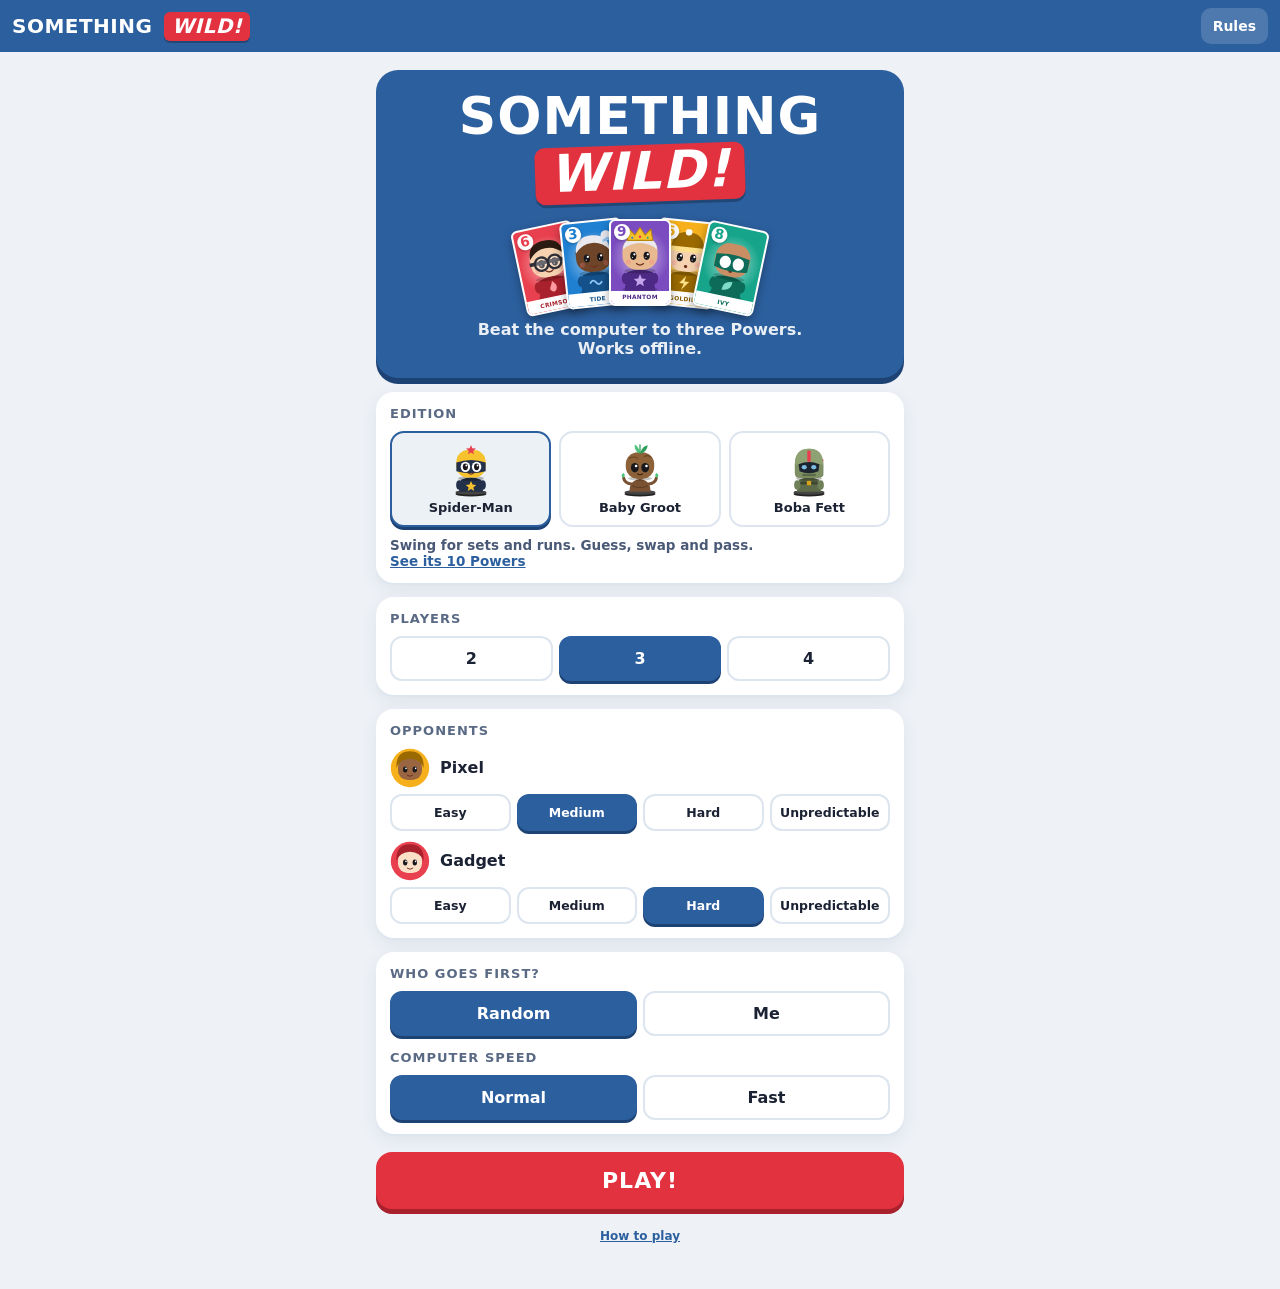
<file: index.html>
<!doctype html>
<html lang="en">
<head>
<meta charset="utf-8">
<meta name="viewport" content="width=device-width, initial-scale=1, viewport-fit=cover, user-scalable=no">
<meta name="theme-color" content="#2c5f9e">
<meta name="mobile-web-app-capable" content="yes">
<meta name="apple-mobile-web-app-capable" content="yes">
<title>Something Wild Solo</title>
<link rel="manifest" href="manifest.webmanifest">
<link rel="icon" href="icon-192.png">
<link rel="apple-touch-icon" href="icon-192.png">
<style>
:root {
  --navy: #2c5f9e;
  --navy-d: #1d4274;
  --ink: #1b2233;
  --paper: #eef2f7;
  --paper-2: #dde5ef;
  --logo-red: #e2323f;
  --gold: #f6c22d;
  --radius: 14px;
  --c-red: #e8404e; --d-red: #a8212c; --l-red: #ff9aa0;
  --c-blue: #1f7fd1; --d-blue: #14518a; --l-blue: #8cc4f2;
  --c-green: #16a58a; --d-green: #0c6b59; --l-green: #7fdcc8;
  --c-yellow: #f5b01c; --d-yellow: #8a5c00; --l-yellow: #ffe08a;
  --c-purple: #7b4cc0; --d-purple: #4d2a85; --l-purple: #c4a6ee;
  --cw: 84px;
}
* { box-sizing: border-box; -webkit-tap-highlight-color: transparent; }
html, body { margin: 0; height: 100%; }
body {
  font-family: "Trebuchet MS", "Avenir Next", "Segoe UI", system-ui, sans-serif;
  background: var(--paper);
  color: var(--ink);
  overscroll-behavior: none;
  -webkit-user-select: none; user-select: none;
}
button { font: inherit; cursor: pointer; }
.hidden { display: none !important; }

/* ---------- header ---------- */
.topbar {
  display: flex; align-items: center; gap: 8px;
  background: var(--navy); color: #fff;
  padding: max(8px, env(safe-area-inset-top)) 12px 8px;
  position: sticky; top: 0; z-index: 20;
}
.logo { font-weight: 900; font-size: 20px; letter-spacing: .5px; line-height: 1; flex: 1; text-transform: uppercase; }
.logo b { color: #fff; background: var(--logo-red); padding: 2px 8px 3px; border-radius: 6px; margin-left: 4px; font-style: italic; box-shadow: 0 2px 0 rgba(0,0,0,.25); }
.iconbtn {
  background: rgba(255,255,255,.16); color: #fff; border: 0; border-radius: 10px;
  min-width: 40px; height: 36px; padding: 0 12px; font-weight: 800; font-size: 14px;
}
.iconbtn:active { background: rgba(255,255,255,.3); }

/* ---------- setup screen ---------- */
.setup { max-width: 560px; margin: 0 auto; padding: 18px 16px 40px; }
.hero {
  background: var(--navy); color: #fff; border-radius: 22px; padding: 22px 18px 20px; text-align: center;
  box-shadow: 0 6px 0 var(--navy-d);
}
.hero h1 { margin: 0; font-size: clamp(34px, 11vw, 52px); line-height: .95; text-transform: uppercase; letter-spacing: 1px; }
.hero h1 span { display: block; color: #fff; }
.hero h1 em { display: inline-block; background: var(--logo-red); font-style: italic; padding: 2px 14px 6px; border-radius: 10px; margin-top: 4px; box-shadow: 0 3px 0 rgba(0,0,0,.25); transform: rotate(-2deg); }
.hero p { margin: 14px 0 0; opacity: .9; font-weight: 600; }
.hero .fan { display: flex; justify-content: center; margin-top: 16px; --cw: 62px; }
.hero .fan .card { margin: 0 -8px; box-shadow: 0 4px 10px rgba(0,0,0,.35); }
.hero .fan .card:nth-child(1) { transform: rotate(-12deg) translateY(6px); }
.hero .fan .card:nth-child(2) { transform: rotate(-6deg) translateY(1px); }
.hero .fan .card:nth-child(3) { transform: rotate(0); z-index: 2; }
.hero .fan .card:nth-child(4) { transform: rotate(6deg) translateY(1px); }
.hero .fan .card:nth-child(5) { transform: rotate(12deg) translateY(6px); }
.panel { background: #fff; border-radius: 18px; padding: 14px; margin-top: 14px; box-shadow: 0 2px 0 var(--paper-2), 0 6px 18px rgba(30,50,90,.08); }
.panel h3 { margin: 0 0 10px; font-size: 13px; text-transform: uppercase; letter-spacing: 1px; color: #5a6a85; }
.seg { display: flex; gap: 6px; flex-wrap: wrap; }
.seg button {
  flex: 1 1 0; min-width: 64px; padding: 11px 8px; border-radius: 12px; border: 2px solid var(--paper-2);
  background: #fff; font-weight: 800; color: var(--ink);
}
.seg button[aria-pressed="true"] { background: var(--navy); border-color: var(--navy); color: #fff; box-shadow: 0 3px 0 var(--navy-d); }
.opp-row { display: flex; align-items: center; gap: 10px; margin-top: 10px; }
.opp-row .av { width: 40px; height: 40px; flex: none; }
.opp-row .nm { font-weight: 800; width: 66px; flex: none; }
.opp-row .seg { flex: 1; }
.opp-row .seg button { padding: 8px 2px; min-width: 0; font-size: 12px; }
.bigbtn {
  display: block; width: 100%; margin-top: 18px; padding: 16px; border: 0; border-radius: 16px;
  background: var(--logo-red); color: #fff; font-size: 22px; font-weight: 900; text-transform: uppercase; letter-spacing: 1px;
  box-shadow: 0 5px 0 #a8212c;
}
.bigbtn:active { transform: translateY(3px); box-shadow: 0 2px 0 #a8212c; }
.fine { text-align: center; font-size: 12px; color: #6b7b95; margin-top: 14px; }
.linkbtn { background: none; border: 0; color: var(--navy); font-weight: 800; text-decoration: underline; padding: 6px; }

/* ---------- cards ---------- */
.card {
  position: relative; width: var(--cw); aspect-ratio: 5 / 7; flex: none;
  border-radius: calc(var(--cw) * .1); background: var(--c);
  border: calc(var(--cw) * .04) solid #fff; box-shadow: 0 2px 6px rgba(20,30,60,.3);
  overflow: hidden; color: #fff;
  transition: transform .15s ease, box-shadow .15s ease;
}
.card .art { position: absolute; left: 0; right: 0; top: 8%; bottom: 15%; background: radial-gradient(circle at 50% 48%, rgba(255,255,255,.6), rgba(255,255,255,0) 66%); }
.card .art svg { width: 100%; height: 100%; display: block; }
.card .num {
  position: absolute; left: 5%; top: 4%; width: 27%; aspect-ratio: 1; border-radius: 50%;
  background: #fff; color: var(--c); display: grid; place-items: center; z-index: 2;
  font-weight: 900; font-size: calc(var(--cw) * .22); line-height: 1; box-shadow: 0 1px 3px rgba(0,0,0,.25);
}
.card .nm {
  position: absolute; left: 0; right: 0; bottom: 0; height: 15%; background: #fff; color: var(--d);
  display: grid; place-items: center; font-weight: 900; text-transform: uppercase;
  font-size: calc(var(--cw) * .095); letter-spacing: .3px; white-space: nowrap;
}
.card .msym { position: absolute; right: 5%; top: 5%; width: 19%; z-index: 2; background: rgba(255,255,255,.92); border-radius: 6px; padding: 2px; }
.card .msym svg { width: 100%; display: block; }
.card.back {
  background: linear-gradient(135deg, #fff 0 6%, var(--navy) 6% 100%);
  display: grid; place-items: center;
}
.card.back::after {
  content: "WILD!"; color: #fff; font-weight: 900; font-style: italic; transform: rotate(-12deg);
  font-size: calc(var(--cw) * .2); background: var(--logo-red); padding: 2px 6px; border-radius: 5px; box-shadow: 0 2px 0 rgba(0,0,0,.3);
}
.card.empty { background: transparent; border: 2px dashed #a9b6cb; box-shadow: none; }
.c-red { --c: var(--c-red); --d: var(--d-red); --l: var(--l-red); }
.c-blue { --c: var(--c-blue); --d: var(--d-blue); --l: var(--l-blue); }
.c-green { --c: var(--c-green); --d: var(--d-green); --l: var(--l-green); }
.c-yellow { --c: var(--c-yellow); --d: var(--d-yellow); --l: var(--l-yellow); }
.c-purple { --c: var(--c-purple); --d: var(--d-purple); --l: var(--l-purple); }
.card.sm { --cw: 46px; }
.card.sm .nm, .card.sm .msym { display: none; }
.card.sm .art { bottom: 0; }
.card.md { --cw: 62px; }
.card.md .nm { font-size: 7px; }
.card.lg { --cw: 110px; }

.selectable { cursor: pointer; outline: 3px solid var(--gold); outline-offset: 1px; animation: glow 1.1s ease-in-out infinite; }
@keyframes glow { 0%, 100% { outline-color: var(--gold); } 50% { outline-color: #fff; } }
.picked { outline: 4px solid #fff; box-shadow: 0 0 0 3px var(--logo-red), 0 8px 18px rgba(0,0,0,.35); transform: translateY(-14px) scale(1.04) !important; animation: none; z-index: 5; }
.hinted::before { content: "\2605"; position: absolute; z-index: 6; right: 3px; bottom: 18%; color: #fff; background: var(--logo-red); border-radius: 50%; width: 22px; height: 22px; display: grid; place-items: center; font-size: 13px; box-shadow: 0 1px 4px rgba(0,0,0,.4); }
.fresh { animation: pop .45s cubic-bezier(.2,1.4,.4,1); }
@keyframes pop { from { transform: scale(.4) translateY(-30px); opacity: 0; } to { transform: none; opacity: 1; } }
@keyframes bob { 0%, 100% { transform: translateY(0); } 50% { transform: translateY(-3px); } }

/* ---------- power cards ---------- */
.pcard {
  width: var(--pw, 180px); background: #fff; border-radius: 12px; overflow: hidden; border: 3px solid var(--c);
  box-shadow: 0 2px 8px rgba(20,30,60,.25); text-align: center; flex: none; position: relative;
}
.pcard .ptop { background: var(--c); color: #fff; font-weight: 900; font-size: 12px; text-transform: uppercase; padding: 3px 6px; letter-spacing: .4px; display: flex; align-items: center; justify-content: center; gap: 6px; }
.pcard .pico { background: linear-gradient(#f7f9fc, #e8edf5); padding: 6px 8px; }
.pcard .pico svg { width: 100%; height: 46px; display: block; }
.pcard .ptxt { font-size: 11px; line-height: 1.25; padding: 5px 7px 7px; font-weight: 600; color: #3b475e; }
.pcard.mini { --pw: 64px; border-width: 2px; border-radius: 9px; }
.pcard.mini .ptop { font-size: 8px; padding: 2px 2px; }
.pcard.mini .pico { padding: 3px 3px; }
.pcard.mini .pico svg { height: 24px; }
.pcard.mini .ptxt { display: none; }
.pcard.big { --pw: 150px; }
.pcard.disabled { filter: grayscale(.85); opacity: .65; }
.pcard .stripe { position: absolute; right: 0; top: 0; background: var(--gold); color: #3b2c00; font-size: 10px; font-weight: 900; padding: 2px 6px; border-bottom-left-radius: 8px; }

/* ---------- game screen ---------- */
.game { display: flex; flex-direction: column; min-height: calc(100dvh - 52px); max-width: 980px; margin: 0 auto; padding: 8px 8px 0; gap: 8px; }
.opps { display: flex; flex-direction: column; gap: 6px; }
@media (min-width: 760px) { .opps { flex-direction: row; } .opps .opp { flex: 1; } }
.opp { background: #fff; border-radius: 14px; padding: 7px 9px 8px; box-shadow: 0 2px 0 var(--paper-2); position: relative; border: 3px solid transparent; transition: border-color .2s, box-shadow .2s; min-width: 0; }
.opp.active, .me.active { border-color: var(--gold); box-shadow: 0 0 0 3px rgba(246,194,45,.35); }
.head { display: flex; align-items: center; gap: 7px; min-height: 30px; }
.head .av { width: 28px; height: 28px; flex: none; }
.head .who { font-weight: 900; font-size: 14px; }
.lvl { font-size: 10px; font-weight: 900; text-transform: uppercase; letter-spacing: .6px; padding: 2px 6px; border-radius: 99px; background: var(--paper-2); color: #4a5a76; }
.lvl.hard { background: #ffd9dc; color: #8a1d27; }
.lvl.unpredictable { background: #e6d9ff; color: #4d2a85; }
.lvl.easy { background: #d5f4e8; color: #0c6b59; }
.lvl.medium { background: #fff0c4; color: #7a5600; }
.pips { margin-left: auto; display: flex; gap: 4px; align-items: center; }
.pip { width: 15px; height: 15px; border-radius: 50%; border: 2px solid #b7c2d6; background: #fff; }
.pip.on { background: var(--gold); border-color: #c99a00; box-shadow: 0 0 0 2px rgba(246,194,45,.35); }
.handcount { display: flex; align-items: center; gap: 3px; font-weight: 900; font-size: 12px; color: #4a5a76; }
.handcount .mb { width: 11px; height: 15px; border-radius: 2px; background: var(--navy); border: 1px solid #fff; box-shadow: 0 0 0 1px #9fb0cc; }
.moverchip { width: 26px; height: 32px; flex: none; }
.moverchip svg { width: 100%; height: 100%; }
.tabrow { display: flex; align-items: flex-end; min-height: 56px; margin-top: 4px; padding-left: 2px; }
.tabrow .card { margin-right: -8px; }
.tabrow .card:last-child { margin-right: 0; }
.tabrow.empty::before { content: "nothing in play yet"; color: #9aa8bf; font-size: 11px; font-weight: 700; align-self: center; }
.pwrow { display: flex; gap: 5px; margin-top: 5px; flex-wrap: wrap; }

.center { display: flex; align-items: flex-start; justify-content: center; gap: 10px; padding: 8px; background: linear-gradient(#e3eaf4, #d6e0ee); border-radius: 16px; }
.pile { text-align: center; font-size: 11px; font-weight: 800; color: #4a5a76; --cw: 58px; }
.pile .card { margin: 0 auto 3px; }
.pile .count { display: block; }
.centerpower { text-align: center; }
.centerpower .hint { display: block; font-size: 10.5px; font-weight: 800; color: #4a5a76; margin-top: 4px; max-width: 150px; }
.hint .dot { display: inline-block; width: 10px; height: 10px; border-radius: 50%; background: var(--c); vertical-align: -1px; margin-right: 2px; }
.moverbox { text-align: center; font-size: 10.5px; font-weight: 800; color: #4a5a76; width: 62px; }
.moverbox .tok { width: 46px; height: 56px; margin: 0 auto 2px; }
.moverbox .tok svg { width: 100%; height: 100%; }
.moverbox.held .tok { opacity: .35; filter: grayscale(.6); }
.ticker { text-align: center; min-height: 36px; font-weight: 700; font-size: 13px; color: #33415c; padding: 0 6px; display: flex; flex-direction: column; justify-content: center; }
.ticker div:last-child { font-weight: 900; color: var(--ink); }
.ticker div:not(:last-child) { opacity: .55; font-size: 12px; }

.me { background: #fff; border-radius: 14px; padding: 7px 9px 9px; box-shadow: 0 2px 0 var(--paper-2); border: 3px solid transparent; }
.me .tabrow { min-height: 92px; }
.me .tabrow .card { --cw: 62px; margin-right: -4px; }
.hand { display: flex; justify-content: center; gap: 6px; padding: 10px 4px 10px; }
.hand .card { --cw: min(23vw, 92px); }
@media (min-width: 760px) { .hand .card { --cw: 100px; } .me .tabrow .card { --cw: 78px; } .card.sm { --cw: 54px; } .card.md { --cw: 70px; } }
.hand .card:active { transform: translateY(-4px); }

/* ---------- prompt bar ---------- */
.promptbar {
  position: sticky; bottom: 0; z-index: 15; margin: 0 -8px; padding: 10px 12px max(10px, env(safe-area-inset-bottom));
  background: var(--navy); color: #fff; display: flex; align-items: center; gap: 10px; min-height: 62px;
  box-shadow: 0 -4px 14px rgba(20,40,80,.25);
}
.promptbar .msg { flex: 1; font-weight: 800; font-size: 15px; line-height: 1.2; }
.promptbar .msg small { display: block; font-weight: 600; opacity: .85; font-size: 12px; margin-top: 2px; }
.pbtn { border: 0; border-radius: 12px; padding: 11px 16px; font-weight: 900; font-size: 15px; background: #fff; color: var(--navy-d); box-shadow: 0 3px 0 rgba(0,0,0,.25); white-space: nowrap; }
.pbtn.primary { background: var(--logo-red); color: #fff; }
.pbtn[disabled] { opacity: .45; box-shadow: none; }
.pbtn:active:not([disabled]) { transform: translateY(2px); box-shadow: 0 1px 0 rgba(0,0,0,.25); }
.dots::after { content: ""; display: inline-block; width: 1.4em; text-align: left; animation: dots 1.2s steps(4, end) infinite; }
@keyframes dots { 0% { content: ""; } 25% { content: "."; } 50% { content: ".."; } 75% { content: "..."; } }

/* ---------- sheets / overlays ---------- */
.scrim { position: fixed; inset: 0; background: rgba(15,25,50,.45); z-index: 40; display: flex; align-items: flex-end; justify-content: center; }
.scrim.center-modal { align-items: center; padding: 16px; }
.sheet { background: #fff; width: 100%; max-width: 620px; border-radius: 22px 22px 0 0; padding: 16px 14px max(16px, env(safe-area-inset-bottom)); max-height: 82dvh; overflow: auto; animation: rise .22s ease-out; }
.center-modal .sheet { border-radius: 22px; }
@keyframes rise { from { transform: translateY(40px); opacity: 0; } to { transform: none; opacity: 1; } }
.sheet h2 { margin: 0 0 4px; font-size: 20px; }
.sheet .sub { margin: 0 0 12px; color: #5a6a85; font-weight: 600; font-size: 14px; }
.sheet h4 { margin: 16px 0 6px; font-size: 13px; text-transform: uppercase; letter-spacing: 1px; color: #5a6a85; }
.plist { display: flex; flex-direction: column; gap: 10px; }
.popt { display: flex; gap: 12px; align-items: center; padding: 8px; border-radius: 14px; border: 2px solid var(--paper-2); background: #fff; text-align: left; width: 100%; }
.popt:not([disabled]):active { background: #f3f6fb; }
.popt .pcard { --pw: 118px; }
.popt .ptxt { display: none; }
.popt .info { flex: 1; font-size: 13px; font-weight: 700; color: #3b475e; line-height: 1.3; }
.popt .info b { display: block; font-size: 15px; color: var(--ink); }
.popt .info .why { color: #b33; font-size: 12px; }
.popt .star { color: #0c6b59; font-weight: 900; }
.popt[disabled] { opacity: .55; }
.colorgrid { display: grid; grid-template-columns: repeat(5, 1fr); gap: 8px; margin: 8px 0; }
.colorgrid button { aspect-ratio: 1; border: 3px solid #fff; border-radius: 16px; font-weight: 900; color: #fff; font-size: 11px; text-transform: uppercase; box-shadow: 0 3px 0 rgba(0,0,0,.25); background: var(--c); }
.numgrid { display: grid; grid-template-columns: repeat(5, 1fr); gap: 8px; margin: 8px 0; }
.numgrid button { padding: 14px 0; border-radius: 14px; border: 2px solid var(--paper-2); background: #fff; font-size: 22px; font-weight: 900; box-shadow: 0 3px 0 var(--paper-2); }
.numgrid button:active { background: var(--navy); color: #fff; }
.cardrow { display: flex; flex-wrap: wrap; gap: 8px; justify-content: center; margin: 8px 0; }
.cardrow .card { --cw: 62px; }
.tripleopt { display: flex; gap: 4px; padding: 8px; border-radius: 14px; border: 2px solid var(--paper-2); background: #fff; margin-bottom: 8px; width: 100%; align-items: center; justify-content: center; }
.tripleopt .card { --cw: 58px; }
.tripleopt .lbl { margin-left: 10px; font-weight: 800; font-size: 13px; text-align: left; flex: 1; }
.skipbtn { width: 100%; margin-top: 10px; padding: 13px; border-radius: 14px; border: 2px solid var(--paper-2); background: #fff; font-weight: 900; font-size: 15px; color: #4a5a76; }
.rules p, .rules li { font-size: 14px; line-height: 1.45; color: #2e3a52; }
.rules ol { padding-left: 20px; margin: 6px 0; }
.rules .pgrid { display: grid; grid-template-columns: 1fr 1fr; gap: 10px; }
@media (max-width: 440px) { .rules .pgrid { grid-template-columns: 1fr; } }
.rules .pcard { --pw: 100%; }
.rules .pcard .pico svg { height: 40px; }

/* ---------- banners ---------- */
.banner { position: fixed; left: 50%; top: 28%; transform: translateX(-50%); z-index: 60; pointer-events: none; text-align: center; animation: bannerIn 2s ease both; width: min(92vw, 520px); }
.banner .b { display: inline-block; background: var(--logo-red); color: #fff; font-weight: 900; font-size: clamp(22px, 7vw, 38px); text-transform: uppercase; font-style: italic; padding: 8px 22px 12px; border-radius: 16px; box-shadow: 0 6px 0 #a8212c, 0 10px 30px rgba(0,0,0,.3); transform: rotate(-2deg); }
.banner .s { margin-top: 10px; background: #fff; border-radius: 12px; display: inline-block; padding: 7px 14px; font-weight: 800; font-size: 14px; box-shadow: 0 4px 14px rgba(0,0,0,.25); }
@keyframes bannerIn { 0% { opacity: 0; transform: translateX(-50%) scale(.5) rotate(-6deg); } 12% { opacity: 1; transform: translateX(-50%) scale(1.05); } 20% { transform: translateX(-50%) scale(1); } 85% { opacity: 1; } 100% { opacity: 0; transform: translateX(-50%) translateY(-20px); } }
.win { text-align: center; }
.win .trophy { font-size: 56px; }
.win h2 { font-size: 30px; text-transform: uppercase; font-style: italic; margin: 6px 0; color: var(--logo-red); }
.win .row { display: flex; gap: 10px; margin-top: 14px; }
.win .row button { flex: 1; }

@media (prefers-reduced-motion: reduce) {
  *, *::before, *::after { animation-duration: .01ms !important; animation-iteration-count: 1 !important; transition-duration: .01ms !important; }
}

/* ---------- layout v2: compact table (overrides earlier rules) ---------- */
.opps { display: grid !important; grid-template-columns: repeat(var(--n, 1), minmax(0, 1fr)); gap: 6px; }
.opp {
  --pw: calc((min(100vw, 980px) - 16px - (var(--n, 1) - 1) * 6px) / var(--n, 1));
  --ocw: clamp(26px, calc((var(--pw) - 26px) / 3.3), 56px);
  padding: 6px 7px 7px;
}
.opp .h1 { display: flex; align-items: center; gap: 5px; min-height: 26px; }
.opp .h1 .av { width: 24px; height: 24px; flex: none; }
.opp .h1 .who { font-weight: 900; font-size: 13px; white-space: nowrap; overflow: hidden; text-overflow: ellipsis; }
.opp .h1 .moverchip { width: 18px; height: 24px; margin-left: auto; }
.opp .h2 { display: flex; align-items: center; gap: 6px; margin-top: 2px; flex-wrap: wrap; }
.opp .h2 .pips { margin-left: auto; gap: 3px; }
.opp .pip { width: 11px; height: 11px; border-width: 2px; }
.opp .lvl { font-size: 8.5px; padding: 1px 5px; }
.opp .handcount { font-size: 11px; }
.opp .handcount .mb { width: 8px; height: 11px; }
.opp .card.sm { --cw: var(--ocw); }
.opp .tabrow { min-height: calc(var(--ocw) * 1.4); margin-top: 4px; }
.opp .tabrow .card { margin-right: calc(var(--ocw) * -.42); }
.opp .tabrow .card:last-child { margin-right: 0; }
.opp .tabrow.empty::before { font-size: 10px; }
.chips { display: flex; gap: 3px; flex-wrap: wrap; align-items: center; }
.opp .chips { margin-top: 4px; min-height: 0; }
.pchip { width: 36px; padding: 1px 2px; border: 2px solid var(--c); border-radius: 7px; background: #f3f6fb; }
.pchip svg { width: 100%; height: 19px; display: block; }
.head { flex-wrap: nowrap; }
.me .head .chips { margin-left: 4px; }
.me .head .pips { margin-left: auto; }
.me .head .moverchip { width: 22px; height: 28px; }
.me .tabrow { flex-wrap: wrap; gap: 4px; min-height: 88px; }
.me .tabrow .card { margin-right: 0; --cw: 60px; }
.hand .card { --cw: min(21.5vw, 88px); }
@media (min-width: 760px) { .me .tabrow .card { --cw: 76px; } .hand .card { --cw: 100px; } .opp { --ocw: 48px; } }

.center { flex-direction: column; align-items: stretch; gap: 4px; padding: 8px 8px 6px; }
.center .row { display: flex; align-items: flex-start; justify-content: center; gap: 10px; }
.pile { background: none; border: 0; padding: 0; font-family: inherit; }
.pile .card { --cw: 52px; }
.centerpower .pcard.big { --pw: 124px; }
.centerpower .pcard .ptxt { display: none; }
.centerpower .pcard .pico svg { height: 38px; }
.centerpower .hint { max-width: 124px; margin-left: auto; margin-right: auto; font-size: 10px; line-height: 1.2; }
.moverbox { width: 56px; }
.moverbox .tok { width: 40px; height: 50px; }
.pcard.mini .ptop { white-space: nowrap; overflow: hidden; text-overflow: ellipsis; display: block; }
.ticker { min-height: 34px; }
.sheet .pcard { --pw: 118px; }
.sheet .pcard.big { --pw: 170px; }
.sheet .pcard.big .ptxt { display: block; }
.popt .pcard .ptxt { display: none; }
.rules .pcard { --pw: 100%; }
.rules .pcard .ptxt { display: block; }
.game { gap: 6px; }

/* ---------- fixes ---------- */
.opp-row { flex-wrap: wrap; row-gap: 6px; }
.opp-row .nm { flex: 1; width: auto; }
.opp-row .seg { flex: 1 1 100%; order: 3; }
.opp-row .seg button { font-size: 12.5px; padding: 9px 2px; }
.setup { overflow-x: hidden; }
.promptbar { margin-top: auto; }
.game { min-height: calc(100dvh - 54px); }

/* ---------- v3: readable numbers on played cards, power tooltip, game-over bar ---------- */
.me .tabrow .card { --cw: 66px; }
.card.md .num { width: 38%; font-size: calc(var(--cw) * .32); left: 4%; top: 3%; }
.card.md .msym { width: 17%; }
/* small (opponent) cards: the number goes in a big band where the name would be */
.card.sm .nm { height: 38%; font-size: 0; background: #fff; }
.card.sm .nm::after { content: attr(data-n); font-size: calc(var(--cw) * .56); font-weight: 900; color: var(--c); line-height: 1; }
.card.sm .num { display: none; }
.card.sm .art { top: 4%; bottom: 30%; }
.pile .card .num { width: 38%; font-size: calc(var(--cw) * .3); }
@media (min-width: 760px) { .me .tabrow .card { --cw: 80px; } }
#tip {
  position: fixed; z-index: 80; display: none; pointer-events: none; background: #17203a; color: #fff;
  border-radius: 12px; padding: 9px 12px 10px; font-size: 13.5px; line-height: 1.3; font-weight: 600;
  box-shadow: 0 10px 28px rgba(0,0,0,.4);
}
#tip b { display: block; font-size: 14.5px; margin-bottom: 3px; color: var(--gold); text-transform: uppercase; letter-spacing: .4px; }
[data-power], [data-act^="power:"] { -webkit-touch-callout: none; touch-action: manipulation; cursor: help; }
.promptbar.over { background: var(--logo-red); }
.promptbar.over .pbtn.primary { background: #fff; color: var(--logo-red); }
.promptbar.over .pbtn { background: rgba(255,255,255,.22); color: #fff; box-shadow: none; }
.promptbar.over .pbtn.primary { background: #fff; color: #a8212c; }
.card.sm .nm { justify-items: start; padding-left: 13%; }
.card.sm .nm { display: grid; }

/* ---------- peek at the table while a decision sheet is open ---------- */
.peekbtn { float: right; margin: 0 0 6px 8px; border: 2px solid var(--paper-2); background: #fff; color: var(--navy); font-weight: 900; font-size: 13px; padding: 7px 11px; border-radius: 99px; }
.peekbtn:active { background: var(--paper-2); }
.scrim.peeking { background: transparent; pointer-events: none; }
.scrim.peeking .sheet { display: none; }
.peekbar {
  position: fixed; left: 0; right: 0; bottom: 0; z-index: 45; pointer-events: auto;
  display: flex; align-items: center; gap: 10px; padding: 10px 12px max(10px, env(safe-area-inset-bottom));
  background: var(--navy); color: #fff; font-weight: 800; box-shadow: 0 -4px 14px rgba(20,40,80,.3);
}
.peekbar span { flex: 1; }

/* ---------- drag a card to your play area ---------- */
.card.draggable { touch-action: none; cursor: grab; }
.card.dragging { opacity: .28; }
.card.ghost {
  position: fixed; z-index: 90; margin: 0; pointer-events: none; transform: scale(1.1) rotate(-3deg);
  box-shadow: 0 16px 34px rgba(0,0,0,.4); transition: none; animation: none; outline: none;
}
.card.ghost.returning { transition: left .18s ease, top .18s ease, transform .18s ease; }
.me { position: relative; }
.me.drop-ready { outline: 3px dashed var(--gold); outline-offset: 2px; background: #fffbea; }
.me.drop-ready::after {
  content: "Drop here to play"; position: absolute; right: 10px; bottom: 8px; z-index: 3; pointer-events: none;
  font-weight: 900; font-size: 12px; color: #6d4a00; background: var(--gold); padding: 3px 10px; border-radius: 99px;
}
.me.drop-over { outline-style: solid; background: #fff1b8; }

/* ---------- editions ---------- */
.logo .edname { display: inline-block; margin-left: 8px; font-size: 11px; font-weight: 800; letter-spacing: .5px; opacity: .8; text-transform: none; font-style: italic; vertical-align: 2px; }
.eds { display: grid; grid-template-columns: repeat(3, 1fr); gap: 8px; }
.ed { border: 2px solid var(--paper-2); background: #fff; border-radius: 14px; padding: 8px 4px 9px; text-align: center; color: var(--ink); min-width: 0; }
.ed .tok { width: 44px; height: 56px; margin: 0 auto 4px; }
.ed .tok svg { width: 100%; height: 100%; }
.ed b { display: block; font-size: 13px; line-height: 1.15; }
.ed[aria-pressed="true"] { border-color: var(--navy); background: color-mix(in srgb, var(--navy) 9%, #fff); box-shadow: 0 3px 0 var(--navy-d); }
.edblurb { margin: 10px 0 0; font-size: 13.5px; color: #4a5a76; font-weight: 600; }
.edblurb .linkbtn { display: inline; padding: 0; }
:root[data-ed="groot"] { --navy: #1f6b4f; --navy-d: #134733; }
:root[data-ed="boba"] { --navy: #23252d; --navy-d: #0c0d11; --logo-red: #f2b800; }
:root[data-ed="boba"] .logo b, :root[data-ed="boba"] .hero h1 em { color: #15161a; }

</style>
</head>
<body>
<div id="app"></div>
<div id="overlay"></div>
<div id="banner"></div>
<script>
/* Something Wild! - rules engine (Spider-Man, Baby Groot and Boba Fett editions).
   Pure logic, no DOM. Works in browsers (global SW) and Node (require). */
(function (root, factory) {
  if (typeof module === 'object' && module.exports) module.exports = factory();
  else root.SW = factory();
})(typeof self !== 'undefined' ? self : this, function () {
  'use strict';

  const RULES = { HAND: 3, MAX_TABLEAU: 5, WIN: 3 };
  const COLORS = ['red', 'blue', 'green', 'yellow', 'purple'];
  const COLOR_LABEL = { red: 'Red', blue: 'Blue', green: 'Green', yellow: 'Yellow', purple: 'Purple' };

  /* ---- Editions & Power cards ---------------------------------------------
     Every edition (Spider-Man, Baby Groot, Boba Fett...) uses the same 45 character cards;
     only the ten Power cards and the little figure (the "Mover") change.
     Each edition has 10 Powers, 2 per colour. The rulebooks list the 10 effects but the colour of
     each Power card is only visible on the physical cards, so wherever the rulebook doesn't show it
     the colour below is an ASSUMPTION - edit the `color` fields to match your cards.

     Power kinds:
       wild        wild:{by:'color'|'num', value, as:'num'|'color'}  cards in play count as any number / any colour
       score       mode:{type:'color3'|'nums'|'sum'|'colors', ...}    an extra way to score three cards
       guess       guess:'color'|'number'                             guess the top card of the deck, play it if right
       strip       by:'color'|'number'                                flip the top card; everyone else discards a match
       swap                                                           swap one of your cards with a same-colour card
       discardplay cond:{num}|{color}                                 play a card from the discard pile
       extra       cond:{num}                                         draw and play an extra card
       pass        pick:'any'|'high'|'low'                            everyone passes a card to the previous player */
  const P = (id, color, name, kind, extra, text) => Object.assign({ id, color, name, kind, text }, extra);
  const SPIDERMAN_POWERS = [
    P('blue3', 'blue', 'Blue Trio', 'score', { mode: { type: 'color3', color: 'blue' } }, 'With three BLUE cards in play, you may score with them.'),
    P('red3', 'red', 'Red Trio', 'score', { mode: { type: 'color3', color: 'red' } }, 'With three RED cards in play, you may score with them.'),
    P('n268', 'green', '2-6-8', 'score', { mode: { type: 'nums', nums: [2, 6, 8] } }, 'With a 2, a 6 and an 8 in play, you may score with them.'),
    P('redwild', 'red', 'Red Is Wild', 'wild', { wild: { by: 'color', value: 'red', as: 'num' } }, 'Treat RED cards in play as any NUMBER.'),
    P('threewild', 'blue', 'Threes Wild', 'wild', { wild: { by: 'num', value: 3, as: 'num' } }, 'Treat 3s in play as any NUMBER.'),
    P('guesscolor', 'purple', 'Guess a Color', 'guess', { guess: 'color' }, 'Guess a COLOR. Discard the top card of the deck. If it matches, play the card.'),
    P('guessnum', 'purple', 'Guess a Number', 'guess', { guess: 'number' }, 'Guess a NUMBER. Discard the top card of the deck. If it matches, play the card.'),
    P('swap', 'yellow', 'Swap', 'swap', {}, 'Swap a card in play with another player’s card of the same COLOR.'),
    P('seven', 'yellow', 'Lucky Sevens', 'discardplay', { cond: { num: 7 } }, 'If you have any 7s in play, play a card from the discard pile.'),
    P('pass', 'green', 'Pass It On', 'pass', { pick: 'any' }, 'All players pass a card from their hand to the previous player.'),
  ];
  const GROOT_POWERS = [
    P('g_sweepcolor', 'red', 'Color Sweep', 'strip', { by: 'color' }, 'Discard the top card of the deck. All other players discard a card in play that matches that card’s COLOR, if possible.'),
    P('g_sweepnum', 'green', 'Number Sweep', 'strip', { by: 'number' }, 'Discard the top card of the deck. All other players discard a card in play that matches that card’s NUMBER, if possible.'),
    P('g_ninewild', 'yellow', 'Nines Are Wild', 'wild', { wild: { by: 'num', value: 9, as: 'color' } }, 'Treat 9s in play as any COLOR.'),
    P('g_greenwild', 'green', 'Green Is Wild', 'wild', { wild: { by: 'color', value: 'green', as: 'num' } }, 'Treat GREEN cards in play as any NUMBER.'),
    P('g_purple', 'purple', 'Second Chance', 'discardplay', { cond: { color: 'purple' } }, 'If you have any PURPLE cards in play, play a card from the discard pile.'),
    P('g_twos', 'blue', 'Double Time', 'extra', { cond: { num: 2 } }, 'If you have any 2s in play, draw and play an extra card.'),
    P('g_red3', 'red', 'Red Trio', 'score', { mode: { type: 'color3', color: 'red' } }, 'With three RED cards in play, you may score with them.'),
    P('g_358', 'blue', '3-5-8', 'score', { mode: { type: 'nums', nums: [3, 5, 8] } }, 'With a 3, a 5 and an 8 in play, you may score with them.'),
    P('g_sum12', 'yellow', 'Twelve Exactly', 'score', { mode: { type: 'sum', total: 12 } }, 'With three cards in play that total exactly 12, you may score with them.'),
    P('g_pass', 'purple', 'Pass It On', 'pass', { pick: 'any' }, 'All players pass a card from their hand to the previous player.'),
  ];
  const BOBA_POWERS = [
    P('b_bluewild', 'blue', 'Blue Is Wild', 'wild', { wild: { by: 'color', value: 'blue', as: 'num' } }, 'Treat BLUE cards in play as any NUMBER.'),
    P('b_greenwild', 'green', 'Green Chameleon', 'wild', { wild: { by: 'color', value: 'green', as: 'color' } }, 'Treat GREEN cards in play as any COLOR.'),
    P('b_oneswild', 'yellow', 'Ones Are Wild', 'wild', { wild: { by: 'num', value: 1, as: 'num' } }, 'Treat 1s in play as any NUMBER.'),
    P('b_swap', 'purple', 'Swap', 'swap', {}, 'Swap one of your cards in play with another player’s card of the same COLOR.'),
    P('b_sixes', 'blue', 'Sixes Bonus', 'extra', { cond: { num: 6 } }, 'If you have any 6s in play, draw and play an extra card.'),
    P('b_sum16', 'green', 'Sweet Sixteen', 'score', { mode: { type: 'sum', total: 16 } }, 'With three cards in play that total exactly 16, you may score with them.'),
    P('b_yellow3', 'yellow', 'Yellow Trio', 'score', { mode: { type: 'color3', color: 'yellow' } }, 'With three YELLOW cards in play, you may score with them.'),
    P('b_bgr', 'red', 'Tri-Color', 'score', { mode: { type: 'colors', colors: ['blue', 'green', 'red'] } }, 'With a BLUE, a GREEN and a RED card in play, you may score with them.'),
    P('b_passhigh', 'red', 'Pass the High', 'pass', { pick: 'high' }, 'All players pass the highest-numbered card from their hand to the previous player.'),
    P('b_passlow', 'purple', 'Pass the Low', 'pass', { pick: 'low' }, 'All players pass the lowest-numbered card from their hand to the previous player.'),
  ];
  const EDITIONS = {
    spiderman: { id: 'spiderman', name: 'Spider-Man', blurb: 'Swing for sets and runs. Guess, swap and pass.', moverWord: 'Mover', powers: SPIDERMAN_POWERS },
    groot: { id: 'groot', name: 'Baby Groot', blurb: 'Sweep rivals’ cards and bend colors.', moverWord: 'Mover', powers: GROOT_POWERS },
    boba: { id: 'boba', name: 'Boba Fett', blurb: 'Wild colors, swaps and sneaky passes.', moverWord: 'Figure', powers: BOBA_POWERS },
  };
  const EDITION_LIST = ['spiderman', 'groot', 'boba'].map(k => EDITIONS[k]);
  const POWERS = SPIDERMAN_POWERS; // default edition (kept for older callers)
  const ALL_POWERS = EDITION_LIST.reduce((a, e) => a.concat(e.powers), []);
  const POWER_BY_ID = {};
  ALL_POWERS.forEach(p => (POWER_BY_ID[p.id] = p));
  const editionOf = state => EDITIONS[(state && state.edition) || 'spiderman'];

  /* ---- Cards ------------------------------------------------------------ */
  const ALL_CARDS = [];
  COLORS.forEach(color => { for (let n = 1; n <= 9; n++) ALL_CARDS.push({ id: color + n, color, num: n }); });
  const CARD_BY_ID = {};
  ALL_CARDS.forEach(c => (CARD_BY_ID[c.id] = c));
  const cardName = c => COLOR_LABEL[c.color] + ' ' + c.num;
  const hasMoverSymbol = c => c.num === 1; // the five 1s carry the "take a mover" symbol

  /* ---- Utilities -------------------------------------------------------- */
  function mulberry32(a) {
    return function () {
      a |= 0; a = (a + 0x6D2B79F5) | 0;
      let t = Math.imul(a ^ (a >>> 15), 1 | a);
      t = (t + Math.imul(t ^ (t >>> 7), 61 | t)) ^ t;
      return ((t ^ (t >>> 14)) >>> 0) / 4294967296;
    };
  }
  function shuffle(arr, rng) {
    for (let i = arr.length - 1; i > 0; i--) {
      const j = Math.floor(rng() * (i + 1));
      const t = arr[i]; arr[i] = arr[j]; arr[j] = t;
    }
    return arr;
  }
  function combos3(arr) {
    const out = [];
    for (let i = 0; i < arr.length; i++)
      for (let j = i + 1; j < arr.length; j++)
        for (let k = j + 1; k < arr.length; k++) out.push([arr[i], arr[j], arr[k]]);
    return out;
  }
  function removeById(arr, id) {
    const i = arr.findIndex(c => c.id === id);
    if (i < 0) throw new Error('card not found: ' + id);
    return arr.splice(i, 1)[0];
  }

  /* ---- Scoring logic ----------------------------------------------------- */
  const NEVER = () => false;
  /** Which cards in play does this Power make wild? { num: fn, col: fn } */
  function wildFns(power) {
    const out = { num: NEVER, col: NEVER };
    if (power && power.kind === 'wild') {
      const w = power.wild;
      const f = w.by === 'color' ? c => c.color === w.value : c => c.num === w.value;
      out[w.as === 'color' ? 'col' : 'num'] = f;
    }
    return out;
  }
  function isSet(cards, wn) {
    wn = wn || NEVER;
    const nums = new Set();
    for (const c of cards) if (!wn(c)) nums.add(c.num);
    return nums.size <= 1;
  }
  function isRun(cards, wn, wc) {
    wn = wn || NEVER; wc = wc || NEVER;
    const cols = new Set(cards.filter(c => !wc(c)).map(c => c.color));
    if (cols.size > 1) return false;
    const fixed = cards.filter(c => !wn(c)).map(c => c.num);
    if (new Set(fixed).size !== fixed.length) return false;
    if (fixed.length === 0) return true;
    const mn = Math.min(...fixed), mx = Math.max(...fixed);
    if (mx - mn > 2) return false;
    return Math.max(1, mx - 2) <= Math.min(7, mn);
  }
  function powerModeMatch(cards, power) {
    if (!power || power.kind !== 'score') return false;
    const m = power.mode;
    switch (m.type) {
      case 'color3': return cards.every(c => c.color === m.color);
      case 'nums': {
        const a = cards.map(c => c.num).sort((x, y) => x - y), b = m.nums.slice().sort((x, y) => x - y);
        return a.length === b.length && a.every((v, i) => v === b[i]);
      }
      case 'sum': return cards.reduce((t, c) => t + c.num, 0) === m.total;
      case 'colors': {
        const a = cards.map(c => c.color).sort(), b = m.colors.slice().sort();
        return a.length === b.length && a.every((v, i) => v === b[i]);
      }
      default: return false;
    }
  }
  /** What kind of score is this triple? returns 'set' | 'run' | 'power' | null */
  function tripleKind(cards, power) {
    const w = wildFns(power);
    if (isSet(cards, w.num)) return 'set';
    if (isRun(cards, w.num, w.col)) return 'run';
    if (powerModeMatch(cards, power)) return 'power';
    return null;
  }
  const isScoringTriple = (cards, power) => tripleKind(cards, power) !== null;
  /** All scoring triples in a tableau given the Power used this turn (or null). */
  function findTriples(tableau, power) {
    return combos3(tableau).filter(t => isScoringTriple(t, power));
  }
  /** Does the condition {num} / {color} hold for any card in play? */
  const condMet = (cond, tab) => tab.some(c => (cond.num != null ? c.num === cond.num : c.color === cond.color));
  const condText = cond => (cond.num != null ? `a ${cond.num}` : `a ${COLOR_LABEL[cond.color].toLowerCase()} card`);

  /* ---- Power feasibility ------------------------------------------------- */
  function swapPairs(state, pi) {
    const me = state.players[pi];
    const pairs = [];
    me.tableau.forEach(mine => {
      state.players.forEach((o, oi) => {
        if (oi === pi) return;
        o.tableau.forEach(theirs => {
          if (theirs.color === mine.color) pairs.push({ mine: mine.id, theirs: theirs.id, other: oi });
        });
      });
    });
    return pairs;
  }
  function powerFeasibility(state, pi, power) {
    const me = state.players[pi];
    switch (power.kind) {
      case 'guess':
      case 'strip':
        return state.deck.length + state.discard.length > 0 ? { ok: true } : { ok: false, reason: 'No cards left to reveal' };
      case 'swap':
        return swapPairs(state, pi).length ? { ok: true } : { ok: false, reason: 'No matching colors to swap' };
      case 'discardplay':
        if (!condMet(power.cond, me.tableau)) return { ok: false, reason: `You have no ${condText(power.cond).replace(/^a /, '')} in play` };
        if (!state.discard.length) return { ok: false, reason: 'Discard pile is empty' };
        return { ok: true };
      case 'extra':
        if (!condMet(power.cond, me.tableau)) return { ok: false, reason: `You have no ${condText(power.cond).replace(/^a /, '')} in play` };
        return state.deck.length + state.discard.length > 0 ? { ok: true } : { ok: false, reason: 'No cards left to draw' };
      case 'pass':
        return state.players.every(p => p.hand.length > 0) ? { ok: true } : { ok: false, reason: 'Nobody has cards to pass' };
      default:
        return { ok: true };
    }
  }
  /** Powers the player may use right now (needs the mover). */
  function usablePowers(state, pi) {
    if (state.mover !== pi) return [];
    const me = state.players[pi];
    const list = [];
    me.powers.forEach(p => list.push({ power: p, source: 'own' }));
    if (state.center) list.push({ power: state.center, source: 'center' });
    return list.map(o => {
      const f = powerFeasibility(state, pi, o.power);
      let scores = false;
      if (o.power.kind === 'wild' || o.power.kind === 'score')
        scores = findTriples(me.tableau, o.power).length > 0;
      return { power: o.power, source: o.source, feasible: f.ok, reason: f.reason, scores };
    });
  }

  /* ---- Game setup --------------------------------------------------------- */
  function newGame(opts) {
    const seed = opts.seed != null ? opts.seed : (Math.random() * 4294967296) >>> 0;
    const rng = mulberry32(seed);
    const players = opts.players.map((p, i) => ({
      id: i, name: p.name, human: !!p.human, level: p.level || null,
      hand: [], tableau: [], powers: [],
    }));
    const deck = shuffle(ALL_CARDS.slice(), rng);
    for (let r = 0; r < RULES.HAND; r++) players.forEach(p => p.hand.push(deck.pop()));
    const edition = EDITIONS[opts.edition || 'spiderman'];
    if (!edition) throw new Error('unknown edition ' + opts.edition);
    const powerPile = shuffle(edition.powers.slice(), rng);
    const center = powerPile.pop();
    const first = opts.first == null || opts.first === 'random' ? Math.floor(rng() * players.length) : opts.first;
    return { players, deck, discard: [], powerPile, center, mover: null, current: first,
      turnNo: 0, winner: null, rng, turn: null, seed, edition: edition.id };
  }

  async function emit(hooks, type, data) {
    if (hooks && hooks.event) await hooks.event(type, data || {});
  }
  async function drawCard(state, hooks) {
    if (state.deck.length === 0 && state.discard.length > 0) {
      state.deck = shuffle(state.discard.splice(0), state.rng);
      await emit(hooks, 'reshuffle', {});
    }
    return state.deck.pop() || null;
  }

  /* ---- Power effects -------------------------------------------------------- */
  async function applyPower(state, pi, power, agents, hooks) {
    const p = state.players[pi];
    const ag = agents[pi];
    state.turn.power = power;
    await emit(hooks, 'power-use', { player: pi, power });
    switch (power.kind) {
      case 'wild':
      case 'score':
        break; // takes effect at the scoring step
      case 'guess': {
        const guess = power.guess === 'color' ? await ag.chooseColor(state, pi) : await ag.chooseNumber(state, pi);
        const c = await drawCard(state, hooks);
        if (!c) break;
        const match = power.guess === 'color' ? c.color === guess : c.num === guess;
        if (match) p.tableau.push(c); else state.discard.push(c);
        await emit(hooks, 'guess', { player: pi, type: power.guess, guess, card: c, match });
        break;
      }
      case 'swap': {
        const pairs = swapPairs(state, pi);
        let ch = await ag.chooseSwap(state, pi, pairs);
        if (!ch || !pairs.some(x => x.mine === ch.mine && x.theirs === ch.theirs)) ch = pairs[0];
        const other = state.players[ch.other !== undefined ? ch.other : pairs.find(x => x.theirs === ch.theirs).other];
        const mi = p.tableau.findIndex(c => c.id === ch.mine);
        const oi = other.tableau.findIndex(c => c.id === ch.theirs);
        const mine = p.tableau[mi], theirs = other.tableau[oi];
        p.tableau[mi] = theirs; other.tableau[oi] = mine;
        await emit(hooks, 'swap', { player: pi, other: other.id, mine, theirs });
        break;
      }
      case 'pass': {
        const n = state.players.length;
        const given = [];
        for (let i = 0; i < n; i++) {
          const hand = state.players[i].hand;
          let allowed = hand;
          if (power.pick === 'high' || power.pick === 'low') {
            const t = (power.pick === 'high' ? Math.max : Math.min)(...hand.map(c => c.num));
            allowed = hand.filter(c => c.num === t);
          }
          let id = allowed.length === 1 ? allowed[0].id : await agents[i].choosePassCard(state, i, allowed.slice());
          if (!allowed.some(c => c.id === id)) id = allowed[0].id;
          given[i] = id;
        }
        const cards = given.map((id, i) => removeById(state.players[i].hand, id));
        const moves = [];
        for (let i = 0; i < n; i++) {
          const to = (i - 1 + n) % n;
          state.players[to].hand.push(cards[i]);
          moves.push({ from: i, to, card: cards[i] });
        }
        await emit(hooks, 'pass', { player: pi, moves, pick: power.pick });
        break;
      }
      case 'discardplay': {
        const pile = state.discard.slice();
        let id = await ag.chooseDiscardPick(state, pi, pile);
        if (!pile.some(c => c.id === id)) id = pile[pile.length - 1].id;
        const c = removeById(state.discard, id);
        p.tableau.push(c);
        await emit(hooks, 'discard-pick', { player: pi, card: c });
        break;
      }
      case 'strip': {
        // flip the top card; every other player (in turn order) discards a card in play that matches it
        const c = await drawCard(state, hooks);
        if (!c) break;
        state.discard.push(c);
        await emit(hooks, 'strip-reveal', { player: pi, by: power.by, card: c });
        const n = state.players.length;
        const hits = [];
        for (let k = 1; k < n; k++) {
          const oi = (pi + k) % n, o = state.players[oi];
          const match = o.tableau.filter(x => (power.by === 'color' ? x.color === c.color : x.num === c.num));
          if (!match.length) continue;
          const ag2 = agents[oi];
          let id = match.length === 1 || !ag2.chooseStrip ? match[0].id
            : await ag2.chooseStrip(state, oi, match.map(x => x.id), { by: power.by, card: c, player: pi });
          if (!match.some(x => x.id === id)) id = match[0].id;
          hits.push({ player: oi, card: removeById(o.tableau, id) });
        }
        hits.forEach(h => state.discard.push(h.card));
        await emit(hooks, 'strip', { player: pi, by: power.by, card: c, hits });
        break;
      }
      case 'extra': {
        const c = await drawCard(state, hooks);
        if (c) p.hand.push(c);
        await emit(hooks, 'draw', { player: pi, card: c, extra: true });
        if (!p.hand.length) break;
        let id = await (ag.chooseExtraPlay || ag.choosePlay).call(ag, state, pi);
        if (!p.hand.some(x => x.id === id)) id = p.hand[0].id;
        const played = removeById(p.hand, id);
        p.tableau.push(played);
        await emit(hooks, 'play', { player: pi, card: played, extra: true });
        break;
      }
    }
  }

  /* ---- A full turn ------------------------------------------------------------- */
  async function runTurn(state, agents, hooks) {
    const pi = state.current;
    const p = state.players[pi];
    const ag = agents[pi];
    state.turn = { power: null };
    await emit(hooks, 'turn-start', { player: pi });

    // 1. Draw
    const drawn = await drawCard(state, hooks);
    if (drawn) p.hand.push(drawn);
    await emit(hooks, 'draw', { player: pi, card: drawn });

    // 2. Play
    if (p.hand.length === 0) throw new Error('player has no cards');
    let id = await ag.choosePlay(state, pi);
    if (!p.hand.some(c => c.id === id)) id = p.hand[0].id;
    const played = removeById(p.hand, id);
    p.tableau.push(played);
    await emit(hooks, 'play', { player: pi, card: played });

    // 3. Take the mover
    const matches = state.center && played.color === state.center.color;
    if ((matches || hasMoverSymbol(played)) && state.mover !== pi) {
      const from = state.mover;
      state.mover = pi;
      await emit(hooks, 'mover', { player: pi, from, reason: hasMoverSymbol(played) && !matches ? 'symbol' : 'color' });
    }

    // 4. Use a Power (needs the mover)
    if (state.mover === pi) {
      const opts = usablePowers(state, pi);
      if (opts.some(o => o.feasible)) {
        const choice = await ag.choosePower(state, pi, opts);
        if (choice) {
          const opt = opts.find(o => o.power.id === choice.id && o.feasible);
          if (opt) await applyPower(state, pi, opt.power, agents, hooks);
        }
      }
    } else {
      await emit(hooks, 'no-mover', { player: pi });
    }

    // 5. Score
    const triples = findTriples(p.tableau, state.turn.power);
    if (triples.length) {
      let ti = triples.length === 1 ? 0 : await ag.chooseTriple(state, pi, triples);
      if (!(ti >= 0 && ti < triples.length)) ti = 0;
      const triple = triples[ti];
      const kind = tripleKind(triple, state.turn.power);
      triple.forEach(c => state.discard.push(removeById(p.tableau, c.id)));
      const gained = state.center;
      p.powers.push(gained);
      state.center = state.powerPile.pop() || null;
      await emit(hooks, 'score', { player: pi, cards: triple, kind, power: gained, next: state.center });
      if (p.powers.length >= RULES.WIN) {
        state.winner = pi;
        await emit(hooks, 'win', { player: pi });
        return;
      }
    }

    // 6. Discard down to five
    if (p.tableau.length > RULES.MAX_TABLEAU) {
      const n = p.tableau.length - RULES.MAX_TABLEAU;
      let ids = await ag.chooseDiscards(state, pi, n);
      ids = (ids || []).filter((x, i, a) => a.indexOf(x) === i && p.tableau.some(c => c.id === x)).slice(0, n);
      while (ids.length < n) {
        const extra = p.tableau.find(c => !ids.includes(c.id));
        ids.push(extra.id);
      }
      const gone = ids.map(x => removeById(p.tableau, x));
      gone.forEach(c => state.discard.push(c));
      await emit(hooks, 'discard', { player: pi, cards: gone });
    }

    state.turn = null;
    state.current = (state.current + 1) % state.players.length;
    state.turnNo++;
  }

  async function playGame(state, agents, hooks, maxTurns) {
    const cap = maxTurns || 600;
    while (state.winner == null && state.turnNo < cap) await runTurn(state, agents, hooks);
    return state;
  }

  return {
    RULES, COLORS, COLOR_LABEL, POWERS, ALL_POWERS, EDITIONS, EDITION_LIST, editionOf, POWER_BY_ID, ALL_CARDS, CARD_BY_ID,
    cardName, hasMoverSymbol, mulberry32, shuffle, combos3, removeById,
    isSet, isRun, wildFns, condMet, condText, powerModeMatch, tripleKind, isScoringTriple, findTriples,
    swapPairs, powerFeasibility, usablePowers,
    newGame, drawCard, applyPower, runTurn, playGame,
  };
});

</script>
<script>
/* Something Wild! - computer opponents.
   Levels: easy, medium, hard, unpredictable. */
(function (root, factory) {
  if (typeof module === 'object' && module.exports) module.exports = factory(require('./engine.js'));
  else root.SWAI = factory(root.SW);
})(typeof self !== 'undefined' ? self : this, function (SW) {
  'use strict';
  const { COLORS, ALL_CARDS, RULES, findTriples, swapPairs, usablePowers, combos3, isScoringTriple, hasMoverSymbol } = SW;

  const LEVELS = ['easy', 'medium', 'hard', 'unpredictable'];

  /* ---- helpers ---------------------------------------------------------- */
  function pick(arr, rng) { return arr[Math.floor(rng() * arr.length)]; }

  function buildCounts(state, me, counting) {
    // uc[color][num] = how many copies we believe are still unseen
    const uc = {};
    COLORS.forEach(c => { uc[c] = {}; for (let n = 1; n <= 9; n++) uc[c][n] = 1; });
    let total = 45;
    if (counting) {
      const seen = new Set();
      state.players[me].hand.forEach(c => seen.add(c.id));
      state.players.forEach(p => p.tableau.forEach(c => seen.add(c.id)));
      state.discard.forEach(c => seen.add(c.id));
      seen.forEach(id => { const c = SW.CARD_BY_ID[id]; uc[c.color][c.num] = 0; });
      total = 45 - seen.size;
    }
    return { uc, total: Math.max(1, total) };
  }

  function pairAvail(a, b, uc) {
    let av = 0;
    if (a.num === b.num) {
      COLORS.forEach(c => { av += uc[c][a.num]; });
    } else if (a.color === b.color) {
      const lo = Math.min(a.num, b.num), hi = Math.max(a.num, b.num), col = a.color;
      if (hi - lo === 1) {
        if (lo - 1 >= 1) av += uc[col][lo - 1];
        if (hi + 1 <= 9) av += uc[col][hi + 1];
      } else if (hi - lo === 2) av += uc[col][lo + 1];
    }
    return av;
  }

  /* How many of the three cards a Power's special scoring combo do these cards already cover? (0-3) */
  function modeProgress(mode, all) {
    switch (mode.type) {
      case 'color3': return Math.min(3, all.filter(c => c.color === mode.color).length);
      case 'nums': return new Set(all.filter(c => mode.nums.includes(c.num)).map(c => c.num)).size;
      case 'colors': return new Set(all.filter(c => mode.colors.includes(c.color)).map(c => c.color)).size;
      case 'sum': {
        let best = all.length ? 1 : 0;
        for (let i = 0; i < all.length; i++) for (let j = i + 1; j < all.length; j++) {
          const need = mode.total - all[i].num - all[j].num;
          if (need >= 1 && need <= 9) best = 2;
        }
        return best;
      }
      default: return 0;
    }
  }

  /* How promising is this position? Higher = closer to scoring.
     tab: cards in play, hand: cards held (after playing), held: do we/will we hold the mover */
  function potential(tab, hand, ctx) {
    const { uc, total, modes, useHand, held } = ctx;
    const all = useHand ? tab.concat(hand) : tab.slice();
    const inTab = new Set(tab.map(c => c.id));
    let best = 0;
    const K = [900, 220, 70, 12];
    for (const tr of combos3(all)) {
      const k = tr.reduce((s, c) => s + (inTab.has(c.id) ? 0 : 1), 0);
      if (isScoringTriple(tr, null)) { best = Math.max(best, K[k]); continue; }
      for (const m of modes) {
        if (isScoringTriple(tr, m.power)) best = Math.max(best, K[k] * m.w);
      }
    }
    // near-misses that a draw could finish
    let near = 0;
    for (let i = 0; i < all.length; i++) {
      for (let j = i + 1; j < all.length; j++) {
        const a = all[i], b = all[j];
        const k = (inTab.has(a.id) ? 0 : 1) + (inTab.has(b.id) ? 0 : 1);
        const av = pairAvail(a, b, uc);
        if (!av) continue;
        const p1 = 1 - Math.pow(1 - Math.min(1, av / total), 2);
        near = Math.max(near, [40, 14, 4][k] * p1 * 3);
      }
    }
    // score-mode partials (color trios, number combos, sums...)
    for (const m of modes) {
      if (!m.power || m.power.kind !== 'score') continue;
      const cnt = modeProgress(m.power.mode, all);
      if (cnt >= 2) near = Math.max(near, 26 * m.w);
      else if (cnt === 1) near = Math.max(near, 4 * m.w);
    }
    // loose connectivity: reward cards that pair up with something
    let links = 0;
    for (let i = 0; i < all.length; i++) for (let j = i + 1; j < all.length; j++)
      if (all[i].num === all[j].num ||
          (all[i].color === all[j].color && Math.abs(all[i].num - all[j].num) <= 2)) links++;
    return best + near + Math.min(links, 6) * 0.8;
  }

  function makeCtx(state, me, skill, handForCenter) {
    const { uc, total } = buildCounts(state, me, skill.counting);
    const p = state.players[me];
    const modes = [{ power: null, w: 1 }];
    const addMode = pw => {
      if (pw && (pw.kind === 'wild' || pw.kind === 'score')) modes.push({ power: pw, w: 1 });
    };
    p.powers.forEach(addMode);
    addMode(state.center);
    return { uc, total, modes, useHand: skill.useHand, held: false, skill };
  }

  function withHeld(ctx, held) {
    const modes = ctx.modes.map((m, i) => (i === 0 ? m : { power: m.power, w: held ? 1 : 0.45 }));
    return { ...ctx, modes, held };
  }

  function moverBonus(state, me, held, hand) {
    let b = 0;
    if (held) b += 22;
    else {
      const cc = state.center && state.center.color;
      if (hand.some(c => c.color === cc || c.num === 1)) b += 7;
    }
    return b;
  }

  /* Evaluate a final tableau: handle overflow trimming (>5 cards) */
  function evalTab(state, me, tab, hand, ctx, held) {
    const c2 = withHeld(ctx, held);
    const bonus = moverBonus(state, me, held, hand);
    if (tab.length <= RULES.MAX_TABLEAU) return potential(tab, hand, c2) + bonus;
    let best = -1e9;
    const drop = tab.length - RULES.MAX_TABLEAU;
    const idxs = [];
    for (let i = 0; i < tab.length; i++) idxs.push(i);
    const subsets = drop === 1 ? idxs.map(i => [i]) : combos2(idxs);
    for (const s of subsets) {
      const kept = tab.filter((_, i) => !s.includes(i));
      best = Math.max(best, potential(kept, hand, c2));
    }
    return best + bonus;
  }
  function combos2(arr) {
    const out = [];
    for (let i = 0; i < arr.length; i++) for (let j = i + 1; j < arr.length; j++) out.push([i, j]);
    return out;
  }

  /* Value of finishing with this tableau + the Power used this turn */
  function valueOutcome(state, me, tab, hand, power, held, ctx) {
    const triples = findTriples(tab, power);
    if (triples.length) {
      const p = state.players[me];
      if (p.powers.length + 1 >= RULES.WIN) return 1e7;
      let best = -1e9;
      for (const tr of triples) {
        const ids = new Set(tr.map(c => c.id));
        const left = tab.filter(c => !ids.has(c.id));
        best = Math.max(best, evalTab(state, me, left, hand, ctx, held));
      }
      return 5000 + 1500 * (p.powers.length + 1) + best;
    }
    return evalTab(state, me, tab, hand, ctx, held);
  }

  function oppThreat(state, oi, uc, total) {
    const o = state.players[oi];
    const ctx = { uc, total, modes: [{ power: null, w: 1 }], useHand: false, held: false };
    return potential(o.tableau, [], ctx) + o.powers.length * 120;
  }

  /* Expected damage a "flip the top card, everyone else discards a match" Power does to the opponents' boards. */
  function stripGain(state, me, pw, ctx) {
    const pool0 = ALL_CARDS.filter(c => ctx.uc[c.color][c.num] > 0);
    const pool = pool0.length ? pool0 : ALL_CARDS;
    let tot = 0;
    for (const c of pool) {
      let gain = 0;
      state.players.forEach((o, oi) => {
        if (oi === me) return;
        const match = o.tableau.filter(x => (pw.by === 'color' ? x.color === c.color : x.num === c.num));
        if (!match.length) return;
        const before = oppThreat(state, oi, ctx.uc, ctx.total);
        let after = -1e9; // the victim chooses what to give up, so assume they pick the least harmful card
        for (const m of match) {
          const st2 = { ...state, players: state.players.map((pl, k) => (k === oi ? { ...pl, tableau: pl.tableau.filter(x => x !== m) } : pl)) };
          after = Math.max(after, oppThreat(st2, oi, ctx.uc, ctx.total));
        }
        gain += before - after;
      });
      tot += gain;
    }
    return tot / pool.length;
  }

  /* ---- Planning for medium/hard ------------------------------------------ */
  function plan(state, me, skill, rng) {
    const p = state.players[me];
    const ctx = makeCtx(state, me, skill);
    const hand = p.hand;
    let best = null;
    for (const card of hand) {
      const newHand = hand.filter(c => c !== card);
      const newTab = p.tableau.concat([card]);
      const matches = state.center && card.color === state.center.color;
      const held = state.mover === me || matches || hasMoverSymbol(card);
      const noise = () => rng() * skill.noise;
      const options = [];
      const baseVal = valueOutcome(state, me, newTab, newHand, null, held, ctx);
      options.push({ kind: 'none', val: baseVal });

      if (held) {
        const usable = usablePowers({ ...state, mover: me, players: state.players.map(pl => (pl === p ? { ...pl, tableau: newTab, hand: newHand } : pl)) }, me);
        for (const u of usable) {
          if (!u.feasible) continue;
          const pw = u.power;
          if (pw.kind === 'wild' || pw.kind === 'score') {
            const v = valueOutcome(state, me, newTab, newHand, pw, held, ctx);
            if (v >= 5000) options.push({ kind: 'power', id: pw.id, val: v });
          } else if (pw.kind === 'swap') {
            const tmpState = { ...state, players: state.players.map(pl => (pl === p ? { ...pl, tableau: newTab } : pl)) };
            for (const pr of swapPairs(tmpState, me)) {
              const mine = newTab.find(c => c.id === pr.mine);
              const theirs = state.players[pr.other].tableau.find(c => c.id === pr.theirs);
              const tab2 = newTab.map(c => (c === mine ? theirs : c));
              let v = valueOutcome(state, me, tab2, newHand, null, held, ctx);
              if (v < 5000 && !skill.risky) continue;
              if (skill.disrupt && v < 5000) {
                const ot = state.players[pr.other].tableau;
                const before = oppThreat(state, pr.other, ctx.uc, ctx.total);
                const after = oppThreat({ ...state, players: state.players.map((pl, i) => (i === pr.other ? { ...pl, tableau: ot.map(c => (c === theirs ? mine : c)) } : pl)) }, pr.other, ctx.uc, ctx.total);
                v += 0.5 * (before - after);
              }
              if (v > baseVal + 0.5) options.push({ kind: 'swap', id: pw.id, pair: pr, val: v });
            }
          } else if (pw.kind === 'discardplay') {
            for (const d of state.discard) {
              const v = valueOutcome(state, me, newTab.concat([d]), newHand, null, held, ctx);
              if (v < 5000 && !skill.risky) continue;
              if (v > baseVal + 0.5) options.push({ kind: 'pick', id: pw.id, pick: d.id, val: v });
            }
          } else if (pw.kind === 'extra') {
            // draw and play an extra card: best play from the cards we hold, plus (hard) a look at what the draw might be
            const bestPlay = (tab0, hand0) => {
              let bv = -1e9;
              for (const h of hand0) bv = Math.max(bv, valueOutcome(state, me, tab0.concat([h]), hand0.filter(x => x !== h), null, held, ctx));
              return bv;
            };
            let v = bestPlay(newTab, newHand);
            if (skill.risky) {
              const pool = ALL_CARDS.filter(c => ctx.uc[c.color][c.num] > 0);
              const sample = pool.length > 14 ? pool.filter((_, k) => rng() < 14 / pool.length) : pool;
              if (sample.length) {
                v = sample.reduce((t, d) => t + bestPlay(newTab, newHand.concat([d])), 0) / sample.length;
              }
            }
            options.push({ kind: 'extra', id: pw.id, val: v });
          } else if (pw.kind === 'strip' && skill.disrupt) {
            const ev = stripGain(state, me, pw, ctx);
            if (ev > 3) options.push({ kind: 'strip', id: pw.id, val: baseVal + 0.6 * ev });
          } else if (pw.kind === 'guess' && skill.risky) {
            // expected value of guessing, using what we know is unseen
            const unseen = ALL_CARDS.filter(c => ctx.uc[c.color][c.num] > 0);
            const pool = unseen.length ? unseen : ALL_CARDS;
            const evFor = pred => {
              const hit = pool.filter(pred);
              if (!hit.length) return -1e9;
              const pHit = hit.length / pool.length;
              const vs = hit.map(c => valueOutcome(state, me, newTab.concat([c]), newHand, null, held, ctx));
              const avg = vs.reduce((a, b) => a + b, 0) / vs.length;
              return pHit * avg + (1 - pHit) * baseVal;
            };
            if (pw.guess === 'color') {
              let bc = null, bv = -1e9;
              COLORS.forEach(col => { const v = evFor(c => c.color === col); if (v > bv) { bv = v; bc = col; } });
              if (bv > baseVal + 0.5) options.push({ kind: 'guess', id: pw.id, color: bc, val: bv });
            } else {
              let bn = null, bv = -1e9;
              for (let n = 1; n <= 9; n++) { const v = evFor(c => c.num === n); if (v > bv) { bv = v; bn = n; } }
              if (bv > baseVal + 0.5) options.push({ kind: 'guess', id: pw.id, number: bn, val: bv });
            }
          }
          // 'pass' is never worth planning around
        }
      }
      for (const o of options) {
        const total = o.val + noise();
        if (!best || total > best.total) best = { total, cardId: card.id, option: o };
      }
    }
    return best;
  }

  /* ---- Agents ------------------------------------------------------------------ */
  function baseAgent(rng) {
    return {
      choosePassCard: (s, i, allowed) => pick(allowed || s.players[i].hand, rng).id,
      chooseStrip: (s, i, ids) => pick(ids, rng),
      chooseExtraPlay: (s, i) => pick(s.players[i].hand, rng).id,
      chooseTriple: (s, i, triples) => Math.floor(rng() * triples.length),
      chooseDiscards: (s, i, n) => {
        const t = s.players[i].tableau.slice();
        const out = [];
        while (out.length < n) out.push(t.splice(Math.floor(rng() * t.length), 1)[0].id);
        return out;
      },
    };
  }

  function easyAgent(rng, powerProb) {
    const a = baseAgent(rng);
    const pp = powerProb == null ? 0.3 : powerProb;
    let plan_ = null;
    a.choosePlay = (s, i) => {
      const hand = s.players[i].hand;
      plan_ = { use: rng() < pp };
      return pick(hand, rng).id;
    };
    a.choosePower = (s, i, opts) => {
      if (!plan_ || !plan_.use) return null;
      const f = opts.filter(o => o.feasible);
      return f.length ? { id: pick(f, rng).power.id } : null;
    };
    a.chooseColor = () => pick(COLORS, rng);
    a.chooseNumber = () => 1 + Math.floor(rng() * 9);
    a.chooseSwap = (s, i, pairs) => pick(pairs, rng);
    a.chooseDiscardPick = (s, i, pile) => pick(pile, rng).id;
    return a;
  }

  function thinkingAgent(skill, rng) {
    const a = baseAgent(rng);
    let cur = null;
    const ctxFor = (s, i) => makeCtx(s, i, skill);
    a.choosePlay = (s, i) => { cur = plan(s, i, skill, rng); return cur.cardId; };
    a.choosePower = (s, i, opts) => {
      if (!cur || cur.option.kind === 'none') return null;
      const o = opts.find(x => x.power.id === cur.option.id && x.feasible);
      return o ? { id: o.power.id } : null;
    };
    a.chooseColor = () => (cur && cur.option.color) || pick(COLORS, rng);
    a.chooseNumber = () => (cur && cur.option.number) || 1 + Math.floor(rng() * 9);
    a.chooseSwap = (s, i, pairs) => {
      if (cur && cur.option.pair) {
        const m = pairs.find(p => p.mine === cur.option.pair.mine && p.theirs === cur.option.pair.theirs);
        if (m) return m;
      }
      return pairs[0];
    };
    a.chooseDiscardPick = (s, i, pile) => {
      if (cur && cur.option.pick && pile.some(c => c.id === cur.option.pick)) return cur.option.pick;
      // fall back: best by evaluation
      const p = s.players[i], ctx = ctxFor(s, i);
      let best = null;
      for (const d of pile) {
        const v = valueOutcome(s, i, p.tableau.concat([d]), p.hand, null, true, ctx);
        if (!best || v > best.v) best = { v, id: d.id };
      }
      return best.id;
    };
    a.choosePassCard = (s, i, allowed) => {
      // give away the card that hurts least to lose
      const p = s.players[i], ctx = ctxFor(s, i);
      let best = null;
      for (const c of (allowed || p.hand)) {
        const v = evalTab(s, i, p.tableau, p.hand.filter(x => x !== c), ctx, s.mover === i);
        if (!best || v > best.v) best = { v, id: c.id };
      }
      return best.id;
    };
    a.chooseStrip = (s, i, ids) => {
      // lose the card that matters least
      const p = s.players[i], ctx = ctxFor(s, i);
      let best = null;
      for (const id of ids) {
        const v = evalTab(s, i, p.tableau.filter(c => c.id !== id), p.hand, ctx, s.mover === i);
        if (!best || v > best.v) best = { v, id };
      }
      return best.id;
    };
    a.chooseExtraPlay = (s, i) => {
      const p = s.players[i], ctx = ctxFor(s, i);
      let best = null;
      for (const c of p.hand) {
        const v = valueOutcome(s, i, p.tableau.concat([c]), p.hand.filter(x => x !== c), null, true, ctx);
        if (!best || v > best.v) best = { v, id: c.id };
      }
      return best.id;
    };
    a.chooseTriple = (s, i, triples) => {
      const p = s.players[i], ctx = ctxFor(s, i);
      let best = null;
      triples.forEach((tr, idx) => {
        const ids = new Set(tr.map(c => c.id));
        const v = evalTab(s, i, p.tableau.filter(c => !ids.has(c.id)), p.hand, ctx, s.mover === i);
        if (!best || v > best.v) best = { v, idx };
      });
      return best.idx;
    };
    a.chooseDiscards = (s, i, n) => {
      const p = s.players[i], ctx = ctxFor(s, i);
      const idxs = p.tableau.map((_, k) => k);
      const subsets = n === 1 ? idxs.map(k => [k]) : n === 2 ? combos2(idxs) : [idxs.slice(0, n)];
      let best = null;
      for (const sub of subsets) {
        const kept = p.tableau.filter((_, k) => !sub.includes(k));
        const v = potential(kept, p.hand, withHeld(ctx, s.mover === i));
        if (!best || v > best.v) best = { v, sub };
      }
      return best.sub.map(k => p.tableau[k].id);
    };
    return a;
  }

  const SKILLS = {
    medium: { useHand: false, counting: false, risky: false, disrupt: false, noise: 6 },
    hard:   { useHand: true,  counting: true,  risky: true,  disrupt: true,  noise: 1 },
  };

  function unpredictableAgent(rng) {
    const styles = {
      hard: thinkingAgent(SKILLS.hard, rng),
      medium: thinkingAgent(SKILLS.medium, rng),
      chaos: easyAgent(rng, 0.9),
      lucky: easyAgent(rng, 0.5),
    };
    const weights = [['hard', 34], ['medium', 26], ['chaos', 22], ['lucky', 18]];
    let mood = 'medium';
    const roll = () => {
      let r = rng() * 100;
      for (const [k, w] of weights) { if ((r -= w) < 0) return k; }
      return 'medium';
    };
    const a = {};
    a.choosePlay = (s, i) => { mood = roll(); return styles[mood].choosePlay(s, i); };
    ['choosePower', 'chooseColor', 'chooseNumber', 'chooseSwap', 'chooseDiscardPick',
     'choosePassCard', 'chooseTriple', 'chooseDiscards', 'chooseStrip', 'chooseExtraPlay'].forEach(m => {
      a[m] = (...args) => styles[mood][m](...args);
    });
    a.mood = () => mood;
    return a;
  }

  /* Easy: mostly random, but now and then spots a sensible play (so a kid can lose to it, occasionally). */
  function easyMixAgent(rng, smartProb) {
    const rand = easyAgent(rng, 0.3);
    const smart = thinkingAgent(SKILLS.medium, rng);
    let cur = rand;
    const a = {};
    a.choosePlay = (s, i) => { cur = rng() < smartProb ? smart : rand; return cur.choosePlay(s, i); };
    ['choosePower', 'chooseColor', 'chooseNumber', 'chooseSwap', 'chooseDiscardPick',
     'choosePassCard', 'chooseTriple', 'chooseDiscards', 'chooseStrip', 'chooseExtraPlay'].forEach(m => {
      a[m] = (...args) => cur[m](...args);
    });
    return a;
  }

  function createAgent(level, rng) {
    rng = rng || Math.random;
    if (level === 'easy') return easyMixAgent(rng, 0.4);
    if (level === 'medium') return thinkingAgent(SKILLS.medium, rng);
    if (level === 'hard') return thinkingAgent(SKILLS.hard, rng);
    if (level === 'unpredictable') return unpredictableAgent(rng);
    throw new Error('unknown level ' + level);
  }

  /* A suggestion for the human player's hint button (uses the Hard brain, no randomness). */
  function suggest(state, me) {
    const best = plan(state, me, { ...SKILLS.hard, noise: 0 }, () => 0.5);
    if (!best) return null;
    const o = best.option;
    let why = 'builds toward a set or run';
    if (o.kind === 'power') why = 'sets up a score with a Power';
    else if (o.kind !== 'none') why = 'sets up a good Power play';
    return { cardId: best.cardId, why, option: o };
  }

  return { LEVELS, createAgent, suggest, _thinkingAgent: thinkingAgent, _SKILLS: SKILLS };
});

</script>
<script>
/* Something Wild! - procedural art.
   Original "vinyl figure" style characters (big heads, black bead eyes) drawn as SVG,
   plus icons for the Power cards. No external assets, so it works offline. */
(function (root, factory) {
  root.SWART = factory(root.SW);
})(typeof self !== 'undefined' ? self : this, function (SW) {
  'use strict';
  const { COLORS } = SW;

  const PAL = {
    red:    { c: '#e8404e', d: '#a8212c', l: '#ff9aa0' },
    blue:   { c: '#1f7fd1', d: '#14518a', l: '#8cc4f2' },
    green:  { c: '#16a58a', d: '#0c6b59', l: '#7fdcc8' },
    yellow: { c: '#f5b01c', d: '#9a6a00', l: '#ffe08a' },
    purple: { c: '#7b4cc0', d: '#4d2a85', l: '#c4a6ee' },
  };
  const NAMES = {
    red:    ['Ember', 'Rally', 'Cinder', 'Dash', 'Ruby', 'Crimson', 'Flare', 'Rocket', 'Cherry'],
    blue:   ['Azure', 'Skye', 'Tide', 'Frost', 'Cobalt', 'Wave', 'Indigo', 'Jet', 'Sapphire'],
    green:  ['Sprout', 'Fern', 'Jade', 'Moss', 'Clover', 'Viper', 'Lime', 'Ivy', 'Emerald'],
    yellow: ['Spark', 'Sunny', 'Amber', 'Bolt', 'Goldie', 'Honey', 'Zap', 'Beam', 'Nova'],
    purple: ['Violet', 'Plum', 'Shade', 'Orchid', 'Mystic', 'Twilight', 'Grape', 'Lilac', 'Phantom'],
  };
  const SKIN = ['#f6d2b0', '#e9b98f', '#c98e63', '#9a6642', '#6e4529', '#fbe0c8'];
  const HAIR = ['#2b1b12', '#5b3a1e', '#e6b34a', '#c9402b', '#3a3a46', '#e9e9ef'];

  const charName = c => NAMES[c.color][c.num - 1];

  function emblem(color, a) {
    switch (color) {
      case 'red':    return `<path d="M50 92 C57 99 59 104 55 110 C53 114 47 114 45 110 C41 105 47 102 50 92Z" fill="${a}"/>`;
      case 'blue':   return `<path d="M39 104 Q44.5 96 50 104 T61 104" stroke="${a}" stroke-width="3.5" fill="none" stroke-linecap="round"/>`;
      case 'green':  return `<path d="M41 111 Q41 93 59 93 Q59 111 41 111Z" fill="${a}"/>`;
      case 'yellow': return `<path d="M53 91 L41 106 L50 106 L46 119 L60 102 L51 102Z" fill="${a}"/>`;
      default:       return `<path d="M50 92 L53.5 100 L62 101 L55.5 107 L57.5 115 L50 110.5 L42.5 115 L44.5 107 L38 101 L46.5 100Z" fill="${a}"/>`;
    }
  }

  const FIG = {};
  function figureSVG(color, num) {
    const key = color + num;
    if (FIG[key]) return FIG[key];
    const p = PAL[color];
    const ci = COLORS.indexOf(color);
    const skin = SKIN[(num * 3 + ci) % SKIN.length];
    const hair = HAIR[(num + ci * 2) % HAIR.length];
    const suit = p.d, acc = p.l;
    let back = '', front = '';
    switch (num) {
      case 1: // hood
        back = `<path d="M11 64 Q8 12 50 10 Q92 12 89 64 Q81 33 50 31 Q19 33 11 64Z" fill="${suit}"/><path d="M11 64 Q6 88 22 92 L27 70Z M89 64 Q94 88 78 92 L73 70Z" fill="${suit}"/>`;
        break;
      case 2: // spiky hair
        back = `<path d="M17 42 L11 20 L27 29 L33 7 L46 24 L58 5 L66 24 L83 11 L83 36 Q50 22 17 42Z" fill="${hair}"/>`;
        break;
      case 3: // bun
        back = `<circle cx="78" cy="15" r="10" fill="${hair}"/><path d="M17 44 Q17 12 50 12 Q83 12 83 44 Q70 27 50 27 Q30 27 17 44Z" fill="${hair}"/><rect x="70" y="20" width="14" height="5" rx="2" fill="${acc}" transform="rotate(-25 77 22)"/>`;
        break;
      case 4: // headband
        back = `<path d="M17 44 Q17 12 50 12 Q83 12 83 44 Q70 27 50 27 Q30 27 17 44Z" fill="${hair}"/>`;
        front = `<rect x="17" y="29" width="66" height="9" fill="${acc}"/><path d="M50 27.5 L52.2 32 L57 32.6 L53.5 35.8 L54.4 40.5 L50 38.2 L45.6 40.5 L46.5 35.8 L43 32.6 L47.8 32Z" fill="#fff"/>`;
        break;
      case 5: // beanie
        back = `<path d="M18 40 Q18 6 50 6 Q82 6 82 40Z" fill="${suit}"/><circle cx="50" cy="6" r="6.5" fill="#fff"/>`;
        front = `<rect x="15" y="35" width="70" height="10" rx="5" fill="${acc}"/>`;
        break;
      case 6: // goggles
        back = `<path d="M17 44 Q17 12 50 12 Q83 12 83 44 Q70 27 50 27 Q30 27 17 44Z" fill="${hair}"/>`;
        front = `<rect x="14" y="50" width="72" height="7" fill="#2f2f38"/><circle cx="37" cy="56" r="13" fill="rgba(255,255,255,.28)" stroke="#2f2f38" stroke-width="4.5"/><circle cx="63" cy="56" r="13" fill="rgba(255,255,255,.28)" stroke="#2f2f38" stroke-width="4.5"/>`;
        break;
      case 7: // mohawk
        back = `<path d="M40 24 L44 3 L50 15 L56 3 L60 24Z" fill="${acc}"/>`;
        break;
      case 8: // mask
        front = `<path d="M17 44 Q50 36 83 44 L83 69 Q50 77 17 69Z" fill="${suit}"/><ellipse cx="37" cy="57" rx="11" ry="12" fill="#fff"/><ellipse cx="63" cy="57" rx="11" ry="12" fill="#fff"/>`;
        break;
      default: // crown
        back = `<path d="M17 44 Q17 20 50 20 Q83 20 83 44 Q70 31 50 31 Q30 31 17 44Z" fill="${hair}"/>`;
        front = `<path d="M25 26 L29 4 L40 16 L50 1 L60 16 L71 4 L75 26Z" fill="#f6c22d" stroke="#b9860b" stroke-width="2" stroke-linejoin="round"/><circle cx="50" cy="19" r="2.6" fill="#e8404e"/><circle cx="35" cy="21" r="2" fill="#1f7fd1"/><circle cx="65" cy="21" r="2" fill="#16a58a"/>`;
    }
    const eyeY = num === 8 ? 57 : 56;
    const eyes = `<ellipse cx="37" cy="${eyeY}" rx="6" ry="8" fill="#17171c"/><ellipse cx="63" cy="${eyeY}" rx="6" ry="8" fill="#17171c"/>` +
      `<circle cx="39.2" cy="${eyeY - 3}" r="2.2" fill="#fff"/><circle cx="65.2" cy="${eyeY - 3}" r="2.2" fill="#fff"/><circle cx="35.5" cy="${eyeY + 3}" r="1.1" fill="#fff"/><circle cx="61.5" cy="${eyeY + 3}" r="1.1" fill="#fff"/>`;
    const m = num % 3;
    const mouth = m === 0 ? `<path d="M43 71 Q50 77 57 71" stroke="#6b2d1f" stroke-width="2.2" fill="none" stroke-linecap="round"/>`
      : m === 1 ? `<path d="M43 70 Q50 80 57 70Z" fill="#6b2d1f"/><path d="M46 73 Q50 76 54 73" fill="#e8747c"/>`
      : `<ellipse cx="50" cy="73" rx="3.4" ry="3" fill="#6b2d1f"/>`;
    const svg = `<svg viewBox="0 0 100 124" preserveAspectRatio="xMidYMax meet" aria-hidden="true">` +
      `<ellipse cx="50" cy="121" rx="34" ry="4.5" fill="rgba(0,0,0,.2)"/>` +
      `<path d="M20 124 L25 88 Q50 77 75 88 L80 124 Z" fill="${suit}"/>` +
      `<ellipse cx="22" cy="100" rx="7.5" ry="11" fill="${suit}"/><ellipse cx="78" cy="100" rx="7.5" ry="11" fill="${suit}"/>` +
      emblem(color, acc) +
      `<ellipse cx="50" cy="85" rx="30" ry="5.5" fill="rgba(0,0,0,.2)"/>` +
      `<rect x="16" y="19" width="68" height="64" rx="27" fill="${skin}"/>` +
      back + eyes +
      `<circle cx="27" cy="68" r="5" fill="#ff7b86" opacity=".28"/><circle cx="73" cy="68" r="5" fill="#ff7b86" opacity=".28"/>` +
      mouth + front + `</svg>`;
    FIG[key] = svg;
    return svg;
  }

  /* little round head for the opponents' avatars */
  function avatarSVG(i) {
    const color = COLORS[(i * 2 + 1) % COLORS.length];
    const p = PAL[color];
    const skin = SKIN[(i * 2 + 1) % SKIN.length];
    return `<svg viewBox="0 0 100 100" aria-hidden="true"><circle cx="50" cy="50" r="48" fill="${p.c}"/>` +
      `<rect x="20" y="24" width="60" height="56" rx="24" fill="${skin}"/>` +
      `<path d="M16 50 Q14 8 50 8 Q86 8 84 50 Q76 28 50 27 Q24 28 16 50Z" fill="${p.d}"/>` +
      `<ellipse cx="38" cy="54" rx="5.5" ry="7.5" fill="#17171c"/><ellipse cx="62" cy="54" rx="5.5" ry="7.5" fill="#17171c"/>` +
      `<circle cx="40" cy="51" r="2" fill="#fff"/><circle cx="64" cy="51" r="2" fill="#fff"/>` +
      `<path d="M43 68 Q50 74 57 68" stroke="#6b2d1f" stroke-width="2.4" fill="none" stroke-linecap="round"/></svg>`;
  }

  /* the Mover: one little vinyl-style figure per edition (all original designs) */
  const BASE = `<ellipse cx="50" cy="123" rx="36" ry="6" fill="#222"/><ellipse cx="50" cy="119" rx="36" ry="6" fill="#444"/>`;
  function moverHero() {
    return `<svg viewBox="0 0 100 130" aria-hidden="true">` + BASE +
      `<path d="M22 118 L27 90 Q50 80 73 90 L78 118 Z" fill="#23304a"/>` +
      `<ellipse cx="23" cy="102" rx="7.5" ry="11" fill="#23304a"/><ellipse cx="77" cy="102" rx="7.5" ry="11" fill="#23304a"/>` +
      `<path d="M50 93 L53.5 101 L62 102 L55.5 108 L57.5 116 L50 111.5 L42.5 116 L44.5 108 L38 102 L46.5 101Z" fill="#f6c22d"/>` +
      `<ellipse cx="50" cy="87" rx="30" ry="5.5" fill="rgba(0,0,0,.25)"/>` +
      `<rect x="16" y="21" width="68" height="64" rx="27" fill="#f6c22d"/>` +
      `<path d="M16 50 Q50 38 84 50 L84 70 Q50 80 16 70Z" fill="#23304a"/>` +
      `<ellipse cx="37" cy="60" rx="11" ry="12" fill="#fff"/><ellipse cx="63" cy="60" rx="11" ry="12" fill="#fff"/>` +
      `<ellipse cx="37" cy="60" rx="6" ry="8" fill="#17171c"/><ellipse cx="63" cy="60" rx="6" ry="8" fill="#17171c"/>` +
      `<circle cx="39.2" cy="57" r="2.2" fill="#fff"/><circle cx="65.2" cy="57" r="2.2" fill="#fff"/>` +
      `<path d="M50 9 L53 17 L61.5 17.5 L55 23 L57 31 L50 26.5 L43 31 L45 23 L38.5 17.5 L47 17Z" fill="#e8404e"/>` +
      `<path d="M43 74 Q50 80 57 74" stroke="#6b2d1f" stroke-width="2.4" fill="none" stroke-linecap="round"/></svg>`;
  }
  /* a chubby little sapling buddy with a leafy tuft */
  function moverSprout() {
    return `<svg viewBox="0 0 100 130" aria-hidden="true">` + BASE +
      `<path d="M26 118 Q24 92 50 88 Q76 92 74 118 Z" fill="#7a5233"/>` +
      `<path d="M30 104 Q50 112 70 104" stroke="#5a3a20" stroke-width="2" fill="none"/>` +
      `<path d="M30 100 Q14 98 12 86" stroke="#7a5233" stroke-width="7" stroke-linecap="round" fill="none"/>` +
      `<path d="M70 100 Q86 98 88 86" stroke="#7a5233" stroke-width="7" stroke-linecap="round" fill="none"/>` +
      `<path d="M10 86 Q4 78 12 74 Q18 80 10 86Z" fill="#4cc27a"/><path d="M90 86 Q96 78 88 74 Q82 80 90 86Z" fill="#4cc27a"/>` +
      `<ellipse cx="50" cy="87" rx="28" ry="5" fill="rgba(0,0,0,.22)"/>` +
      `<rect x="17" y="26" width="66" height="62" rx="28" fill="#8d6238"/>` +
      `<path d="M26 40 Q36 34 44 40 M60 36 Q68 31 76 38" stroke="#6a4626" stroke-width="2.4" fill="none" stroke-linecap="round"/>` +
      `<ellipse cx="38" cy="62" rx="9" ry="11" fill="#17171c"/><ellipse cx="62" cy="62" rx="9" ry="11" fill="#17171c"/>` +
      `<circle cx="41" cy="58" r="3" fill="#fff"/><circle cx="65" cy="58" r="3" fill="#fff"/>` +
      `<path d="M44 76 Q50 81 56 76" stroke="#3b2414" stroke-width="2.4" fill="none" stroke-linecap="round"/>` +
      `<path d="M50 28 Q48 14 38 8 Q36 20 46 28Z" fill="#4cc27a"/><path d="M50 28 Q56 12 68 10 Q66 24 54 29Z" fill="#2f9e5c"/>` +
      `<path d="M50 28 Q50 16 50 9" stroke="#2f9e5c" stroke-width="3" stroke-linecap="round" fill="none"/></svg>`;
  }
  /* a rugged visored scout in olive armour */
  function moverScout() {
    return `<svg viewBox="0 0 100 130" aria-hidden="true">` + BASE +
      `<path d="M22 118 L27 90 Q50 80 73 90 L78 118 Z" fill="#5d6b4a"/>` +
      `<ellipse cx="23" cy="102" rx="7.5" ry="11" fill="#6f7f58"/><ellipse cx="77" cy="102" rx="7.5" ry="11" fill="#6f7f58"/>` +
      `<rect x="30" y="94" width="40" height="7" rx="2" fill="#3c4630"/><rect x="45" y="92" width="10" height="11" rx="2" fill="#d9a21b"/>` +
      `<rect x="78" y="48" width="5" height="34" rx="2.5" fill="#4a5340"/><circle cx="80.5" cy="46" r="3.4" fill="#e8404e"/>` +
      `<ellipse cx="50" cy="87" rx="30" ry="5.5" fill="rgba(0,0,0,.25)"/>` +
      `<path d="M17 56 Q17 18 50 18 Q83 18 83 56 L83 74 Q83 86 70 86 L30 86 Q17 86 17 74Z" fill="#7d8f63"/>` +
      `<path d="M17 56 Q17 18 50 18 Q83 18 83 56 Q50 44 17 56Z" fill="#8fa273"/>` +
      `<path d="M26 54 Q50 44 74 54 L72 70 Q50 80 28 70Z" fill="#1c2430"/>` +
      `<ellipse cx="39" cy="61" rx="6" ry="5" fill="#8cd7ff" opacity=".85"/><ellipse cx="61" cy="61" rx="6" ry="5" fill="#8cd7ff" opacity=".85"/>` +
      `<rect x="46" y="22" width="8" height="26" rx="3" fill="#e8404e"/>` +
      `<rect x="34" y="76" width="32" height="6" rx="3" fill="#5d6b4a"/></svg>`;
  }
  const MOVERS = { spiderman: moverHero, groot: moverSprout, boba: moverScout };
  function moverSVG(edition) { return (MOVERS[edition] || moverHero)(); }

  /* the grey "take a mover" silhouette printed on the 1 cards */
  function moverSymbolSVG() {
    return `<svg viewBox="0 0 30 40" aria-hidden="true"><circle cx="15" cy="12" r="9.5" fill="#9aa3ad"/>` +
      `<path d="M3 39 Q5 22 15 22 Q25 22 27 39Z" fill="#9aa3ad"/>` +
      `<text x="15" y="16.5" text-anchor="middle" font-size="13" font-weight="900" fill="#fff" font-family="Arial,sans-serif">?</text></svg>`;
  }

  /* ---- Power icons (viewBox 0 0 72 44) ---------------------------------- */
  const miniCard = (x, y, fill, label, rot) =>
    `<g transform="rotate(${rot || 0} ${x + 7} ${y + 10})"><rect x="${x}" y="${y}" width="14" height="20" rx="2.5" fill="${fill}" stroke="#fff" stroke-width="1.5"/>` +
    (label ? `<text x="${x + 7}" y="${y + 14.5}" text-anchor="middle" font-size="10" font-weight="900" fill="#fff" font-family="Arial,sans-serif">${label}</text>` : '') + `</g>`;
  const trophy = (x, y) =>
    `<g transform="translate(${x} ${y})"><path d="M-8 -9 H8 V0 Q8 7 0 7 Q-8 7 -8 0Z" fill="#aab2bd"/><path d="M-8 -6 H-13 Q-13 2 -7 3 M8 -6 H13 Q13 2 7 3" stroke="#aab2bd" stroke-width="2.4" fill="none"/><rect x="-2" y="6" width="4" height="6" fill="#aab2bd"/><rect x="-7" y="11" width="14" height="4" rx="1.5" fill="#aab2bd"/></g>`;
  const numBox = (x, y, t) =>
    `<rect x="${x}" y="${y}" width="15" height="20" rx="2.5" fill="#17171c"/><text x="${x + 7.5}" y="${y + 15}" text-anchor="middle" font-size="14" font-weight="900" fill="#fff" font-family="Arial,sans-serif">${t}</text>`;
  const qBox = (x, y) =>
    `<rect x="${x}" y="${y}" width="15" height="20" rx="2.5" fill="#fff" stroke="#17171c" stroke-width="2"/><text x="${x + 7.5}" y="${y + 15.5}" text-anchor="middle" font-size="14" font-weight="900" fill="#17171c" font-family="Arial,sans-serif">?</text>`;
  const playArrow = (x, y) => `<circle cx="${x}" cy="${y}" r="10" fill="#aab2bd"/><path d="M${x - 3} ${y - 5.5} L${x + 6} ${y} L${x - 3} ${y + 5.5}Z" fill="#fff"/>`;
  const cloud = (x, y, inner) =>
    `<g transform="translate(${x} ${y})"><path d="M4 22 Q-4 22 -2 14 Q-4 6 5 6 Q8 -2 17 2 Q24 -4 30 3 Q39 2 38 11 Q44 17 36 22Z" fill="#e9ecf2" stroke="#aab2bd" stroke-width="1.5"/>${inner}</g>`;

  const rainbowBox = (x, y) =>
    `<rect x="${x}" y="${y}" width="15" height="20" rx="2.5" fill="#fff" stroke="#17171c" stroke-width="2"/>` +
    [PAL.red, PAL.yellow, PAL.green, PAL.blue].map((p, k) => `<rect x="${x + 2 + k * 2.9}" y="${y + 3}" width="2.9" height="14" fill="${p.c}"/>`).join('') +
    `<text x="${x + 7.5}" y="${y + 15}" text-anchor="middle" font-size="12" font-weight="900" fill="#17171c" stroke="#fff" stroke-width=".6" font-family="Arial,sans-serif">?</text>`;
  const eq = x => `<text x="${x}" y="26" text-anchor="middle" font-size="18" font-weight="900" fill="#17171c" font-family="Arial,sans-serif">=</text>`;
  const stroke = 'stroke="#17171c" stroke-width="2.4" fill="none" stroke-linecap="round" stroke-linejoin="round"';
  const cross = (x, y) => `<path d="M${x - 5} ${y - 5} L${x + 5} ${y + 5} M${x + 5} ${y - 5} L${x - 5} ${y + 5}" stroke="#e8404e" stroke-width="3.2" stroke-linecap="round"/>`;
  const sweep = by =>
    (by === 'color' ? rainbowBox(3, 12) : `<rect x="3" y="12" width="15" height="20" rx="2.5" fill="#17171c"/><text x="10.5" y="26.5" text-anchor="middle" font-size="13" font-weight="900" fill="#fff" font-family="Arial,sans-serif">#?</text>`) +
    `<path d="M21 22 L36 22 M31 17 L36 22 L31 27" ${stroke}/>` +
    miniCard(41, 8, '#9aa3ad', '', -6) + miniCard(54, 14, '#7d8793', '', 6) + cross(48, 20) + cross(61, 26);
  const passBadge = up =>
    `<circle cx="36" cy="34" r="8" fill="#17171c"/><path d="${up ? 'M36 29 L41 36 L31 36Z' : 'M36 39 L41 32 L31 32Z'}" fill="#fff"/>`;
  const ALIAS = { g_red3: 'red3', b_swap: 'swap', g_pass: 'pass' };
  const ICONS = {
    blue3: () => miniCard(8, 10, PAL.blue.c, '', -14) + miniCard(17, 8, PAL.blue.c, '', 0) + miniCard(26, 10, PAL.blue.c, '', 14) + trophy(55, 17),
    red3: () => miniCard(8, 10, PAL.red.c, '', -14) + miniCard(17, 8, PAL.red.c, '', 0) + miniCard(26, 10, PAL.red.c, '', 14) + trophy(55, 17),
    b_yellow3: () => miniCard(8, 10, PAL.yellow.c, '', -14) + miniCard(17, 8, PAL.yellow.c, '', 0) + miniCard(26, 10, PAL.yellow.c, '', 14) + trophy(55, 17),
    n268: () => numBox(4, 10, '2') + numBox(21, 10, '6') + numBox(38, 10, '8') + trophy(63, 17),
    g_358: () => numBox(4, 10, '3') + numBox(21, 10, '5') + numBox(38, 10, '8') + trophy(63, 17),
    g_sum12: () => miniCard(4, 12, '#9aa3ad', '', -12) + miniCard(11, 10, '#7d8793', '', 0) + miniCard(18, 12, '#aab2bd', '', 12) +
      `<text x="46" y="28" text-anchor="middle" font-size="15" font-weight="900" fill="#17171c" font-family="Arial,sans-serif">=12</text>` + trophy(64, 17),
    b_sum16: () => miniCard(4, 12, '#9aa3ad', '', -12) + miniCard(11, 10, '#7d8793', '', 0) + miniCard(18, 12, '#aab2bd', '', 12) +
      `<text x="46" y="28" text-anchor="middle" font-size="15" font-weight="900" fill="#17171c" font-family="Arial,sans-serif">=16</text>` + trophy(64, 17),
    b_bgr: () => miniCard(4, 12, PAL.blue.c, '', -10) + miniCard(20, 10, PAL.green.c, '', 0) + miniCard(36, 12, PAL.red.c, '', 10) + trophy(62, 17),
    redwild: () => miniCard(10, 10, PAL.red.c, '', 0) + eq(36) + qBox(46, 10),
    g_greenwild: () => miniCard(10, 10, PAL.green.c, '', 0) + eq(36) + qBox(46, 10),
    b_bluewild: () => miniCard(10, 10, PAL.blue.c, '', 0) + eq(36) + qBox(46, 10),
    threewild: () => numBox(10, 10, '3') + eq(36) + qBox(46, 10),
    b_oneswild: () => numBox(10, 10, '1') + eq(36) + qBox(46, 10),
    g_ninewild: () => numBox(10, 10, '9') + eq(36) + rainbowBox(46, 10),
    b_greenwild: () => miniCard(10, 10, PAL.green.c, '', 0) + eq(36) + rainbowBox(46, 10),
    guesscolor: () => cloud(2, 5, `<rect x="8" y="9" width="5" height="9" fill="${PAL.red.c}"/><rect x="14" y="9" width="5" height="9" fill="${PAL.yellow.c}"/><rect x="20" y="9" width="5" height="9" fill="${PAL.green.c}"/><rect x="26" y="9" width="5" height="9" fill="${PAL.blue.c}"/>`) + playArrow(60, 22),
    guessnum: () => cloud(2, 5, `<text x="20" y="19" text-anchor="middle" font-size="14" font-weight="900" fill="#17171c" font-family="Arial,sans-serif">#?</text>`) + playArrow(60, 22),
    g_sweepcolor: () => sweep('color'),
    g_sweepnum: () => sweep('number'),
    swap: () => miniCard(6, 14, PAL.purple.c, '', -8) + miniCard(50, 14, PAL.green.c, '', 8) + `<path d="M24 14 Q36 2 48 12 M44 8 L48 12 L43 15" ${stroke}/><path d="M48 32 Q36 44 24 34 M28 38 L24 34 L29 31" ${stroke}/>`,
    seven: () => numBox(6, 10, '7') + miniCard(26, 12, '#9aa3ad', '', -8) + miniCard(32, 12, '#7d8793', '', 0) + playArrow(60, 22),
    g_purple: () => miniCard(6, 12, PAL.purple.c, '', 0) + miniCard(26, 12, '#9aa3ad', '', -8) + miniCard(32, 12, '#7d8793', '', 0) + playArrow(60, 22),
    g_twos: () => numBox(10, 10, '2') + `<path d="M30 22 L40 22 M35 17 L35 27" ${stroke}/>` + miniCard(42, 12, '#7d8793', '', 0) + `<circle cx="64" cy="22" r="8" fill="#aab2bd"/><path d="M61.5 17.5 L68.5 22 L61.5 26.5Z" fill="#fff"/>`,
    b_sixes: () => numBox(10, 10, '6') + `<path d="M30 22 L40 22 M35 17 L35 27" ${stroke}/>` + miniCard(42, 12, '#7d8793', '', 0) + `<circle cx="64" cy="22" r="8" fill="#aab2bd"/><path d="M61.5 17.5 L68.5 22 L61.5 26.5Z" fill="#fff"/>`,
    pass: () => miniCard(8, 16, PAL.yellow.c, '', -10) + miniCard(48, 16, PAL.blue.c, '', 10) + `<path d="M22 12 Q36 -2 50 12 M45 6 L50 12 L43 14" ${stroke}/>`,
    b_passhigh: () => miniCard(8, 12, PAL.yellow.c, '', -10) + miniCard(48, 12, PAL.blue.c, '', 10) + `<path d="M22 10 Q36 -4 50 10 M45 4 L50 10 L43 12" ${stroke}/>` + passBadge(true),
    b_passlow: () => miniCard(8, 12, PAL.yellow.c, '', -10) + miniCard(48, 12, PAL.blue.c, '', 10) + `<path d="M22 10 Q36 -4 50 10 M45 4 L50 10 L43 12" ${stroke}/>` + passBadge(false),
  };
  function powerIcon(id) {
    const f = ICONS[ALIAS[id] || id];
    return `<svg viewBox="0 0 72 44" aria-hidden="true">${f ? f() : ''}</svg>`;
  }

  return { PAL, NAMES, charName, figureSVG, avatarSVG, moverSVG, moverSymbolSVG, powerIcon };
});

</script>
<script>
/* Something Wild! - user interface. Player 0 is the human; everyone else is a computer opponent. */
(function () {
  'use strict';
  const SW = window.SW, AI = window.SWAI, ART = window.SWART;
  const { COLORS, COLOR_LABEL, cardName } = SW;
  const LEVEL_LABEL = { easy: 'Easy', medium: 'Medium', hard: 'Hard', unpredictable: 'Unpredictable' };
  const LEVEL_SHORT = { easy: 'Easy', medium: 'Med', hard: 'Hard', unpredictable: '???' };
  const BOT_NAMES = ['Pixel', 'Gadget', 'Rascal'];
  const ABORT = { abort: true };
  const $ = (s, el) => (el || document).querySelector(s);

  /* ---------- settings ---------- */
  const DEFAULTS = { players: 3, levels: ['medium', 'hard', 'medium'], speed: 'normal', first: 'random', edition: 'spiderman' };
  function loadSettings() {
    try {
      const s = JSON.parse(localStorage.getItem('sw-settings') || 'null');
      if (s && s.players >= 2 && s.players <= 4 && Array.isArray(s.levels)) {
        const out = Object.assign({}, DEFAULTS, s);
        if (!SW.EDITIONS[out.edition]) out.edition = DEFAULTS.edition;
        return out;
      }
    } catch (e) { /* storage unavailable */ }
    return JSON.parse(JSON.stringify(DEFAULTS));
  }
  function saveSettings() { try { localStorage.setItem('sw-settings', JSON.stringify(U.settings)); } catch (e) { /* ignore */ } }

  const U = {
    screen: 'setup', settings: loadSettings(), state: null, agents: null, token: 0,
    ask: null, status: '', log: [], fresh: new Set(), hint: null, sheetRes: null, sheetDismiss: false,
  };
  const sleep = ms => new Promise(r => setTimeout(r, ms));
  const scale = () => (U.settings.speed === 'fast' ? 0.35 : 1);
  const edId = () => (U.state && U.state.edition) || U.settings.edition || 'spiderman';
  const ED = () => SW.EDITIONS[edId()];
  const MW = () => ED().moverWord; // "Mover" or "Figure"
  const lc = t => t.toLowerCase();

  /* ---------- HTML builders ---------- */
  function cardHTML(c, o) {
    o = o || {};
    const cls = ['card', 'c-' + c.color];
    if (o.size) cls.push(o.size);
    if (U.fresh.has(c.id)) cls.push('fresh');
    const a = U.ask;
    if (a && a.ids && a.ids.indexOf(c.id) >= 0) cls.push('selectable');
    if (a && a.chosen === c.id) cls.push('picked');
    if (U.hint === c.id) cls.push('hinted');
    if (o.hand && a && a.dragPlay && a.ids.indexOf(c.id) >= 0) cls.push('draggable');
    return `<div class="${cls.join(' ')}" data-card="${c.id}" role="img" aria-label="${cardName(c)}">` +
      `<div class="num">${c.num}</div>` +
      (c.num === 1 ? `<div class="msym" title="Take a ${MW()}">${ART.moverSymbolSVG()}</div>` : '') +
      `<div class="art">${ART.figureSVG(c.color, c.num)}</div><div class="nm" data-n="${c.num}">${ART.charName(c)}</div></div>`;
  }
  const staticCard = (c, size) => { const f = U.fresh; U.fresh = new Set(); const a = U.ask; U.ask = null; const h = U.hint; U.hint = null; const r = cardHTML(c, { size }); U.fresh = f; U.ask = a; U.hint = h; return r; };
  const backHTML = size => `<div class="card back ${size || ''}"></div>`;
  function powerHTML(p, o) {
    o = o || {};
    return `<div class="pcard c-${p.color} ${o.size || ''} ${o.disabled ? 'disabled' : ''}" data-power="${p.id}">` +
      `<div class="ptop">${p.name}</div><div class="pico">${ART.powerIcon(p.id)}</div><div class="ptxt">${p.text}</div></div>`;
  }
  const chipHTML = p => `<button class="pchip c-${p.color}" data-act="power:${p.id}" aria-label="${p.name}">${ART.powerIcon(p.id)}</button>`;
  const pipsHTML = p => `<div class="pips" aria-label="${p.powers.length} of 3 Powers">` +
    [0, 1, 2].map(i => `<span class="pip ${i < p.powers.length ? 'on' : ''}"></span>`).join('') + '</div>';
  const moverChip = () => `<div class="moverchip" title="Has the ${MW()}">${ART.moverSVG(edId())}</div>`;

  function oppHTML(p) {
    const s = U.state;
    const active = s.current === p.id && s.winner == null;
    return `<div class="opp ${active ? 'active' : ''}">` +
      `<div class="h1"><div class="av">${ART.avatarSVG(p.id)}</div><b class="who">${p.name}</b>${s.mover === p.id ? moverChip() : ''}</div>` +
      `<div class="h2"><span class="lvl ${p.level}">${LEVEL_SHORT[p.level]}</span>` +
      `<span class="handcount"><span class="mb"></span>${p.hand.length}</span>${pipsHTML(p)}</div>` +
      `<div class="tabrow ${p.tableau.length ? '' : 'empty'}">${p.tableau.map(c => cardHTML(c, { size: 'sm' })).join('')}</div>` +
      `<div class="chips">${p.powers.map(chipHTML).join('')}</div></div>`;
  }

  function centerHTML() {
    const s = U.state;
    const top = s.discard.length ? staticCard(s.discard[s.discard.length - 1], '') : '<div class="card empty"></div>';
    const holder = s.mover == null ? 'Up for grabs' : (s.mover === 0 ? 'You have it' : s.players[s.mover].name + ' has it');
    return `<div class="center">` +
      `<div class="row">` +
      `<div class="pile">${backHTML('')}<span class="count">Deck ${s.deck.length}</span></div>` +
      `<button class="pile discard" data-act="discard" aria-label="Look through the discard pile">${top}<span class="count">Discard ${s.discard.length}</span></button>` +
      `<div class="centerpower">${s.center ? powerHTML(s.center, { size: 'big' }) : ''}` +
      (s.center ? `<span class="hint c-${s.center.color}"><i class="dot"></i>Play ${COLOR_LABEL[s.center.color]} or a 1 to grab the ${MW()}</span>` : '') + `</div>` +
      `<div class="moverbox ${s.mover != null ? 'held' : ''}"><div class="tok">${ART.moverSVG(edId())}</div>${holder}</div>` +
      `</div>` +
      `<div class="ticker">${U.log.slice(-2).map(m => `<div>${m}</div>`).join('')}</div></div>`;
  }

  function meHTML() {
    const s = U.state, me = s.players[0];
    const active = s.current === 0 && s.winner == null;
    return `<div class="me ${active ? 'active' : ''}">` +
      `<div class="head"><b class="who">You</b>${s.mover === 0 ? moverChip() : ''}<div class="chips">${me.powers.map(chipHTML).join('')}</div>${pipsHTML(me)}</div>` +
      `<div class="tabrow ${me.tableau.length ? '' : 'empty'}">${me.tableau.map(c => cardHTML(c, { size: 'md' })).join('')}</div></div>` +
      `<div class="hand">${me.hand.map(c => cardHTML(c, { hand: true })).join('')}</div>`;
  }

  function promptHTML() {
    const a = U.ask;
    if (a) {
      const btns = (a.buttons || []).map(b =>
        `<button class="pbtn ${b.primary ? 'primary' : ''}" data-btn="${b.id}" ${b.needsChoice && a.chosen == null ? 'disabled' : ''}>${b.label}</button>`).join('');
      return `<div class="promptbar"><div class="msg">${a.text}${a.sub ? `<small>${a.sub}</small>` : ''}</div>${btns}</div>`;
    }
    if (U.state && U.state.winner != null) {
      const w = U.state.players[U.state.winner];
      return `<div class="promptbar over"><div class="msg">Game over: ${w.human ? 'you win!' : w.name + ' wins'}</div>` +
        `<button class="pbtn" data-act="menu-setup">Menu</button><button class="pbtn primary" data-act="again">Play again</button></div>`;
    }
    return `<div class="promptbar"><div class="msg ${U.status ? 'dots' : ''}">${U.status || ''}</div></div>`;
  }

  function topbar() {
    return `<div class="topbar"><div class="logo">Something <b>Wild!</b>${U.screen === 'game' ? `<span class="edname">${ED().name}</span>` : ''}</div>` +
      `<button class="iconbtn" data-act="rules">Rules</button>` +
      (U.screen === 'game' ? `<button class="iconbtn" data-act="menu" aria-label="Menu">&#9776;</button>` : '') + `</div>`;
  }

  function setupHTML() {
    const st = U.settings;
    const seg = (items, cur, prefix) => `<div class="seg">${items.map(([v, l]) =>
      `<button data-set="${prefix}:${v}" aria-pressed="${String(cur) === String(v)}">${l}</button>`).join('')}</div>`;
    const fan = [['red', 6], ['blue', 3], ['purple', 9], ['yellow', 5], ['green', 8]].map(([c, n]) => staticCard(SW.CARD_BY_ID[c + n], '')).join('');
    let opp = '';
    for (let i = 0; i < st.players - 1; i++) {
      opp += `<div class="opp-row"><div class="av">${ART.avatarSVG(i + 1)}</div><div class="nm">${BOT_NAMES[i]}</div>` +
        `<div class="seg">${AI.LEVELS.map(l => `<button data-set="level:${i}:${l}" aria-pressed="${st.levels[i] === l}">${LEVEL_LABEL[l]}</button>`).join('')}</div></div>`;
    }
    return topbar() + `<div class="setup">` +
      `<div class="hero"><h1><span>Something</span><em>Wild!</em></h1><div class="fan">${fan}</div>` +
      `<p>Beat the computer to three Powers.<br>Works offline.</p></div>` +
      `<div class="panel"><h3>Edition</h3><div class="eds">${SW.EDITION_LIST.map(e =>
        `<button class="ed" data-ed="${e.id}" data-set="edition:${e.id}" aria-pressed="${st.edition === e.id}"><div class="tok">${ART.moverSVG(e.id)}</div><b>${e.name}</b></button>`).join('')}</div>` +
      `<p class="edblurb">${ED().blurb} <button class="linkbtn" data-act="rules">See its 10 Powers</button></p></div>` +
      `<div class="panel"><h3>Players</h3>${seg([[2, '2'], [3, '3'], [4, '4']], st.players, 'players')}</div>` +
      `<div class="panel"><h3>Opponents</h3>${opp}</div>` +
      `<div class="panel"><h3>Who goes first?</h3>${seg([['random', 'Random'], ['you', 'Me']], st.first, 'first')}` +
      `<h3 style="margin-top:14px">Computer speed</h3>${seg([['normal', 'Normal'], ['fast', 'Fast']], st.speed, 'speed')}</div>` +
      `<button class="bigbtn" data-act="start">Play!</button>` +
      `<div class="fine"><button class="linkbtn" data-act="rules">How to play</button></div></div>`;
  }

  const THEME = { spiderman: '#2c5f9e', groot: '#1f6b4f', boba: '#1d1f26' };
  function render() {
    const root = $('#app');
    document.documentElement.setAttribute('data-ed', edId());
    const tc = document.querySelector('meta[name="theme-color"]'); if (tc) tc.setAttribute('content', THEME[edId()] || THEME.spiderman);
    const y = window.scrollY;
    if (U.screen === 'setup') {
      root.innerHTML = setupHTML();
    } else {
      const s = U.state;
      root.innerHTML = topbar() + `<div class="game">` +
        `<div class="opps" style="--n:${s.players.length - 1}">${s.players.slice(1).map(oppHTML).join('')}</div>` +
        centerHTML() + meHTML() + promptHTML() + `</div>`;
    }
    U.fresh.clear();
    window.scrollTo(0, y);
  }

  /* ---------- sheets ---------- */
  function openSheet(html, o) {
    o = o || {};
    return new Promise(res => {
      const peek = o.peek ? '<button class="peekbtn" data-peek>\uD83D\uDC40 Peek at table</button>' : '';
      $('#overlay').innerHTML = `<div class="scrim ${o.modal ? 'center-modal' : ''}" data-scrim><div class="sheet" role="dialog" aria-modal="true">${peek}${html}</div></div>`;
      U.sheetRes = res; U.sheetDismiss = !!o.dismiss;
    });
  }
  function closeSheet(v) {
    $('#overlay').innerHTML = '';
    const r = U.sheetRes; U.sheetRes = null; U.sheetDismiss = false;
    if (r) r(v);
  }

  function rulesHTML() {
    return `<div class="rules"><h2>How to play</h2>` +
      `<p><b>Goal:</b> be the first to score <b>three Powers</b>.</p>` +
      `<p>You score a Power by getting <b>three cards in front of you</b> that make a <b>set</b> (same number, any colors) or a <b>run</b> (same color, numbers in order, like Blue 4-5-6). Scoring is automatic.</p>` +
      `<h4>Your turn</h4><ol>` +
      `<li><b>Draw</b> a card.</li><li><b>Play</b> one card from your hand face up in front of you.</li>` +
      `<li><b>Take the ${MW()}</b> if the card you played is the same color as the Power in the center, or is a <b>1</b> (it has the ${MW()} symbol). You keep it until someone else takes it.</li>` +
      `<li><b>Use a Power</b> &mdash; only if you have the ${MW()}. Pick one you have scored, or the one in the center. It lasts until the end of your turn.</li>` +
      `<li><b>Score</b> if you have a set or run. Discard those three cards and take the Power from the center.</li>` +
      `<li><b>Discard</b> down to five cards in front of you.</li></ol>` +
      `<p>You don't need the ${MW()} to score &mdash; only to use Powers. If the deck runs out, the discard pile is shuffled.</p>` +
      `<h4>The ten ${ED().name} Powers</h4><div class="pgrid">${ED().powers.map(p => powerHTML(p)).join('')}</div>` +
      `<button class="skipbtn" data-res="close">Got it</button></div>`;
  }

  /* ---------- inline questions ---------- */
  function ask(cfg) {
    return new Promise(res => {
      U.ask = Object.assign({ chosen: null }, cfg, { res });
      U.status = '';
      render();
    });
  }
  function resolveAsk(result) {
    const a = U.ask; if (!a) return;
    U.ask = null; U.hint = null;
    render();
    a.res(result);
  }

  /* ---------- the human player ---------- */
  const human = {
    async choosePlay(state, i) {
      const hand = state.players[i].hand;
      for (;;) {
        const r = await ask({
          text: 'Your turn: play a card', sub: 'Drag a card to your play area, or tap it and press Play.',
          ids: hand.map(c => c.id), chosen: U.hintChosen || null, dragPlay: true,
          buttons: [{ id: 'hint', label: '💡 Hint' }, { id: 'ok', label: 'Play', primary: true, needsChoice: true }],
        });
        if (r.button === 'ok' && r.id) { U.hintChosen = null; return r.id; }
      }
    },
    async choosePower(state, i, opts) {
      const html = `<h2>Use a Power?</h2><p class="sub">You have the ${MW()}. Use one Power this turn, or skip.</p><div class="plist">` +
        opts.map(o => `<button class="popt" data-res="use:${o.power.id}" ${o.feasible ? '' : 'disabled'}>${powerHTML(o.power)}` +
          `<div class="info"><b>${o.power.name}</b>${o.power.text}` +
          (o.source === 'center' ? '<br><i>In the center &mdash; you take it if you score.</i>' : '') +
          (o.scores ? '<br><span class="star">&#9733; Lets you score right now!</span>' : '') +
          (!o.feasible ? `<br><span class="why">${o.reason}</span>` : '') + `</div></button>`).join('') +
        `</div><button class="skipbtn" data-res="skip">No Power this turn</button>`;
      const r = await openSheet(html, { peek: true });
      return r && r.indexOf('use:') === 0 ? { id: r.slice(4) } : null;
    },
    async chooseColor() {
      const r = await openSheet(`<h2>Guess a color</h2><p class="sub">The top card of the deck is revealed. If it matches, you play it.</p>` +
        `<div class="colorgrid">${COLORS.map(c => `<button class="c-${c}" data-res="${c}">${COLOR_LABEL[c]}</button>`).join('')}</div>`, { peek: true });
      return r;
    },
    async chooseNumber() {
      const r = await openSheet(`<h2>Guess a number</h2><p class="sub">The top card of the deck is revealed. If it matches, you play it.</p>` +
        `<div class="numgrid">${[1, 2, 3, 4, 5, 6, 7, 8, 9].map(n => `<button data-res="${n}">${n}</button>`).join('')}</div>`, { peek: true });
      return parseInt(r, 10);
    },
    async chooseSwap(state, i, pairs) {
      const mineIds = pairs.map(p => p.mine).filter((x, k, a) => a.indexOf(x) === k);
      const r1 = await ask({ text: 'Swap: pick YOUR card to give away', sub: 'Highlighted cards have a same-color card on the table.', ids: mineIds, auto: true, buttons: [] });
      const options = pairs.filter(p => p.mine === r1.id);
      const r2 = await ask({ text: 'Now pick the card you want', sub: 'It must be the same color as the one you give.', ids: options.map(p => p.theirs), auto: true, buttons: [{ id: 'back', label: 'Back' }] });
      if (r2.button === 'back') return human.chooseSwap(state, i, pairs);
      return options.find(p => p.theirs === r2.id) || options[0];
    },
    async choosePassCard(state, i, allowed) {
      const n = state.players.length;
      const prev = state.players[(i - 1 + n) % n];
      const pw = state.turn && state.turn.power, pick = pw && pw.pick;
      const ids = (allowed || state.players[i].hand).map(c => c.id);
      const text = pick === 'high' ? `${pw.name}: you have a tie, pick which highest card to give ${prev.name}`
        : pick === 'low' ? `${pw.name}: you have a tie, pick which lowest card to give ${prev.name}`
        : `Pass It On: pick a card to give ${prev.name}`;
      const r = await ask({ text, sub: pick ? 'Everyone passes a card to the previous player.' : 'Everyone passes one card to the previous player.', ids, buttons: [{ id: 'ok', label: 'Pass', primary: true, needsChoice: true }] });
      return r.id;
    },
    async chooseStrip(state, i, ids, info) {
      const what = info.by === 'color' ? lc(COLOR_LABEL[info.card.color]) : 'number ' + info.card.num;
      const r = await ask({ text: `${state.players[info.player].name} flipped ${cardName(info.card)}: discard a ${what} card`, sub: 'Tap one of the highlighted cards, then press Discard.', ids, buttons: [{ id: 'ok', label: 'Discard', primary: true, needsChoice: true }] });
      return r.id;
    },
    async chooseExtraPlay(state, i) {
      const hand = state.players[i].hand;
      const r = await ask({ text: `${state.turn.power.name}: play an extra card`, sub: 'Drag a card to your play area, or tap it and press Play.', ids: hand.map(c => c.id), dragPlay: true, buttons: [{ id: 'ok', label: 'Play', primary: true, needsChoice: true }] });
      return r.id;
    },
    async chooseDiscardPick(state, i, pile) {
      const r = await openSheet(`<h2>Play from the discard pile</h2><p class="sub">Pick any card to play in front of you.</p><div class="cardrow">` +
        pile.map(c => `<button style="border:0;background:none;padding:0" data-res="${c.id}">${staticCard(c, '')}</button>`).join('') + `</div>`, { peek: true });
      return r;
    },
    async chooseTriple(state, i, triples) {
      const r = await openSheet(`<h2>Which cards do you score with?</h2><p class="sub">You have more than one way to score.</p>` +
        triples.map((t, k) => `<button class="tripleopt" data-res="${k}">${t.map(c => staticCard(c, '')).join('')}<span class="lbl">${SW.tripleKind(t, state.turn.power) === 'run' ? 'Run' : SW.tripleKind(t, state.turn.power) === 'set' ? 'Set' : 'Power'}</span></button>`).join(''), { peek: true });
      return parseInt(r, 10);
    },
    async chooseDiscards(state, i, n) {
      const chosen = [];
      for (let k = 0; k < n; k++) {
        const left = state.players[i].tableau.filter(c => chosen.indexOf(c.id) < 0);
        const r = await ask({ text: `Over five cards: discard ${n - k} more`, sub: 'Tap the card to discard, then press Discard.', ids: left.map(c => c.id), buttons: [{ id: 'ok', label: 'Discard', primary: true, needsChoice: true }] });
        chosen.push(r.id);
      }
      return chosen;
    },
  };

  /* ---------- game flow ---------- */
  function pushLog(m) { U.log.push(m); if (U.log.length > 40) U.log.shift(); }
  function showBanner(text, sub) {
    const b = $('#banner');
    b.innerHTML = `<div class="banner"><div class="b">${text}</div>${sub ? `<div class="s">${sub}</div>` : ''}</div>`;
    clearTimeout(showBanner.t);
    showBanner.t = setTimeout(() => { b.innerHTML = ''; }, 2000 * Math.max(.5, scale()));
  }

  function makeHooks(token) {
    return {
      event: async (type, d) => {
        if (U.token !== token) throw ABORT;
        const s = U.state, P = i => s.players[i], who = i => (i === 0 ? 'You' : P(i).name);
        const verb = (i, a, b) => (i === 0 ? a : b);
        let ms = 0;
        switch (type) {
          case 'turn-start':
            U.status = d.player === 0 ? '' : `${P(d.player).name} is playing`;
            ms = d.player === 0 ? 0 : 400;
            break;
          case 'draw':
            if (d.player === 0 && d.card) { U.fresh.add(d.card.id); pushLog(`You drew ${cardName(d.card)}${d.extra ? ' (extra card)' : ''}`); }
            else if (d.extra && d.card) { pushLog(`${who(d.player)} draws an extra card`); ms = 500; }
            break;
          case 'play':
            U.fresh.add(d.card.id);
            pushLog(`${who(d.player)} ${verb(d.player, 'play', 'plays')} ${cardName(d.card)}`);
            ms = d.player === 0 ? 350 : 850;
            break;
          case 'mover':
            pushLog(`${who(d.player)} ${verb(d.player, 'grab', 'grabs')} the ${MW()}!`);
            ms = 700;
            break;
          case 'no-mover':
            if (d.player === 0) { pushLog('No ' + MW() + ', so no Power this turn'); ms = 450; }
            break;
          case 'power-use':
            pushLog(`${who(d.player)} ${verb(d.player, 'use', 'uses')} ${d.power.name}`);
            ms = 900;
            break;
          case 'guess': {
            const g = d.type === 'color' ? COLOR_LABEL[d.guess] : d.guess;
            pushLog(`${who(d.player)} ${verb(d.player, 'guess', 'guesses')} ${g}. Flipped ${cardName(d.card)}: ${d.match ? 'a match, played!' : 'no match'}`);
            if (d.match) U.fresh.add(d.card.id);
            ms = 1400;
            break;
          }
          case 'swap':
            U.fresh.add(d.mine.id); U.fresh.add(d.theirs.id);
            pushLog(`${who(d.player)} ${verb(d.player, 'swap', 'swaps')} ${cardName(d.mine)} for ${who(d.other)}${d.other === 0 ? 'r' : '’s'} ${cardName(d.theirs)}`);
            ms = 1200;
            break;
          case 'pass': {
            const got = d.moves.find(m => m.to === 0), gave = d.moves.find(m => m.from === 0);
            const kind = d.pick === 'high' ? 'highest' : d.pick === 'low' ? 'lowest' : 'a';
            pushLog(d.pick === 'any' || !d.pick ? 'Everyone passed a card to the previous player' : `Everyone passed their ${kind}-numbered card to the previous player`);
            if (gave && got) pushLog(`You passed ${cardName(gave.card)} and got ${cardName(got.card)}`);
            if (got) U.fresh.add(got.card.id);
            ms = 1500;
            break;
          }
          case 'strip-reveal': {
            const what = d.by === 'color' ? COLOR_LABEL[d.card.color] : 'number ' + d.card.num;
            pushLog(`${who(d.player)} flipped ${cardName(d.card)}: everyone else discards a ${what} card`);
            showBanner(cardName(d.card), `Others discard a ${d.by === 'color' ? lc(COLOR_LABEL[d.card.color]) : 'number ' + d.card.num} card`);
            ms = 1300;
            break;
          }
          case 'strip':
            if (!d.hits.length) pushLog('Nobody had a match');
            d.hits.forEach(h => pushLog(`${who(h.player)} ${verb(h.player, 'discard', 'discards')} ${cardName(h.card)}`));
            ms = d.hits.length ? 1300 : 700;
            break;
          case 'discard-pick':
            U.fresh.add(d.card.id);
            pushLog(`${who(d.player)} ${verb(d.player, 'play', 'plays')} ${cardName(d.card)} from the discard pile`);
            ms = 900;
            break;
          case 'score': {
            const k = d.kind === 'run' ? 'RUN!' : d.kind === 'set' ? 'SET!' : 'POWER!';
            pushLog(`${who(d.player)} scored ${d.kind === 'power' ? 'with a Power' : 'a ' + d.kind}: ${d.cards.map(cardName).join(', ')}`);
            showBanner(d.player === 0 ? k : `${P(d.player).name}: ${k}`, `${who(d.player)} ${verb(d.player, 'get', 'gets')} ${d.power.name}`);
            if (d.player === 0 && navigator.vibrate) { try { navigator.vibrate(40); } catch (e) { /* ignore */ } }
            ms = 1900;
            break;
          }
          case 'discard':
            pushLog(`${who(d.player)} ${verb(d.player, 'discard', 'discards')} ${d.cards.map(cardName).join(', ')}`);
            ms = d.player === 0 ? 300 : 700;
            break;
          case 'reshuffle':
            pushLog('The deck ran out: discard pile shuffled into a new deck');
            ms = 900;
            break;
          case 'win':
            showBanner(d.player === 0 ? 'YOU WIN!' : `${P(d.player).name} WINS!`, 'Three Powers scored');
            break;
          default: break;
        }
        render();
        if (ms) await sleep(ms * scale());
        if (U.token !== token) throw ABORT;
      },
    };
  }

  async function startGame() {
    const token = ++U.token;
    closeSheet();
    const st = U.settings;
    const players = [{ name: 'You', human: true }];
    for (let i = 0; i < st.players - 1; i++) players.push({ name: BOT_NAMES[i], level: st.levels[i] });
    U.state = SW.newGame({ players, first: st.first === 'you' ? 0 : 'random', edition: st.edition });
    U.agents = players.map(p => (p.human ? human : AI.createAgent(p.level, Math.random)));
    U.screen = 'game'; U.ask = null; U.hint = null; U.hintChosen = null; U.log = []; U.fresh = new Set();
    const first = U.state.players[U.state.current];
    pushLog(`${first.human ? 'You go' : first.name + ' goes'} first. Tip: tap or hold any Power to see what it does.`);
    U.status = '';
    render();
    const hooks = makeHooks(token);
    try {
      await sleep(600 * scale());
      while (U.token === token && U.state && U.state.winner == null) {
        await SW.runTurn(U.state, U.agents, hooks);
        render();
      }
      if (U.token === token) await gameOver(token);
    } catch (e) {
      if (e !== ABORT && U.token === token) { console.error(e); U.status = 'Something went wrong. Open the menu to start a new game.'; render(); }
    }
  }

  async function gameOver(token) {
    const s = U.state, w = s.players[s.winner];
    U.status = ''; render();
    await sleep(900);
    if (U.token !== token) return;
    const you = w.human;
    const r = await openSheet(`<div class="win"><div class="trophy">${you ? '🏆' : '🤖'}</div>` +
      `<h2>${you ? 'You win!' : w.name + ' wins!'}</h2>` +
      `<p class="sub">${you ? 'Three Powers scored. Nicely done!' : 'They scored three Powers first. Rematch?'}</p>` +
      `<div class="row"><button class="skipbtn" data-res="menu">Menu</button><button class="pbtn primary" data-res="again" style="flex:1">Play again</button></div>` +
      `<button class="linkbtn" data-res="close" style="margin-top:8px">Look at the table</button></div>`, { modal: true, dismiss: true });
    if (r === 'again') startGame();
    else if (r === 'menu') toSetup();
  }

  function toSetup() {
    U.token++; closeSheet(); U.ask = null; U.screen = 'setup'; U.state = null; U.status = '';
    render();
  }

  /* ---------- events ---------- */
  function handleAct(act) {
    if (act === 'start' || act === 'again') return startGame();
    if (act === 'menu-setup') return toSetup();
    if (act === 'rules') return void openSheet(rulesHTML(), { dismiss: true });
    if (act === 'menu') {
      return void openSheet(`<h2>Menu</h2><div class="plist" style="margin-top:10px">` +
        `<button class="skipbtn" style="margin:0" data-res="close">Back to game</button>` +
        `<button class="skipbtn" style="margin:0" data-res="rules">How to play</button>` +
        `<button class="skipbtn" style="margin:0" data-res="restart">Restart this game</button>` +
        `<button class="skipbtn" style="margin:0" data-res="quit">Quit to setup</button></div>`, { dismiss: true })
        .then(r => { if (r === 'rules') handleAct('rules'); else if (r === 'restart') startGame(); else if (r === 'quit') toSetup(); });
    }
    if (act === 'discard') {
      const s = U.state; if (!s) return;
      return void openSheet(`<h2>Discard pile (${s.discard.length})</h2><p class="sub">Most recent last.</p><div class="cardrow">` +
        (s.discard.length ? s.discard.map(c => staticCard(c, '')).join('') : '<p class="sub">Empty</p>') + `</div><button class="skipbtn" data-res="close">Close</button>`, { dismiss: true });
    }
    if (act.indexOf('power:') === 0) {
      const p = SW.POWER_BY_ID[act.slice(6)];
      return void openSheet(`<div style="display:flex;justify-content:center">${powerHTML(p, { size: 'big' })}</div><p class="sub" style="text-align:center;margin-top:10px">${p.text}</p><button class="skipbtn" data-res="close">Close</button>`, { dismiss: true, modal: true });
    }
  }

  function onAppClick(e) {
    if (dragJustEnded) return;
    // A decision sheet is waiting (the player is peeking at the table): don't open other sheets over it.
    // Powers can still be explained with the little tooltip.
    if (U.sheetRes) {
      const pel = e.target.closest(POWER_SEL);
      if (pel) { showTip(powerIdOf(pel), pel.getBoundingClientRect()); hideTip(2500); }
      return;
    }
    const set = e.target.closest('[data-set]');
    if (set) {
      const [k, a, b] = set.dataset.set.split(':');
      const st = U.settings;
      if (k === 'players') st.players = +a;
      else if (k === 'level') st.levels[+a] = b;
      else if (k === 'first') st.first = a;
      else if (k === 'speed') st.speed = a;
      else if (k === 'edition' && SW.EDITIONS[a]) st.edition = a;
      saveSettings(); render(); return;
    }
    const btn = e.target.closest('[data-btn]');
    if (btn && U.ask) {
      if (btn.disabled) return;
      if (btn.dataset.btn === 'hint') {
        const sug = AI.suggest(U.state, 0);
        if (sug) {
          U.hint = sug.cardId; U.ask.chosen = sug.cardId;
          U.ask.sub = `Hint: ${cardName(SW.CARD_BY_ID[sug.cardId])} ${sug.why}.`;
          render();
        }
        return;
      }
      resolveAsk({ button: btn.dataset.btn, id: U.ask.chosen });
      return;
    }
    if (lpFired) { lpFired = false; return; }
    const act = e.target.closest('[data-act]');
    if (act) { handleAct(act.dataset.act); return; }
    const pw = e.target.closest('[data-power]');
    if (pw) { handleAct('power:' + pw.dataset.power); return; }
    const card = e.target.closest('[data-card]');
    if (card && U.ask && U.ask.ids && U.ask.ids.indexOf(card.dataset.card) >= 0) {
      if (U.ask.auto) { resolveAsk({ id: card.dataset.card }); return; }
      U.ask.chosen = card.dataset.card; U.hint = null; render();
    }
  }

  /* ---------- Power explanations: long-press (touch) or hover (mouse) ---------- */
  const POWER_SEL = '[data-power],[data-act^="power:"]';
  let lpTimer = null, lpFired = false, lpStart = null, tipTimer = null;
  const powerIdOf = el => el.dataset.power || (el.dataset.act || '').slice(6);
  function showTip(id, rect) {
    const p = SW.POWER_BY_ID[id]; if (!p) return;
    let tip = $('#tip');
    if (!tip) { tip = document.createElement('div'); tip.id = 'tip'; document.body.appendChild(tip); }
    tip.innerHTML = `<b>${p.name}</b>${p.text}`;
    tip.style.display = 'block';
    const w = Math.min(240, window.innerWidth - 16);
    tip.style.width = w + 'px';
    const left = Math.max(8, Math.min(window.innerWidth - w - 8, rect.left + rect.width / 2 - w / 2));
    tip.style.left = left + 'px';
    const h = tip.offsetHeight;
    tip.style.top = (rect.top - h - 10 < 8 ? rect.bottom + 10 : rect.top - h - 10) + 'px';
    clearTimeout(tipTimer);
  }
  function hideTip(delay) {
    clearTimeout(tipTimer);
    tipTimer = setTimeout(() => { const t = $('#tip'); if (t) t.style.display = 'none'; }, delay || 0);
  }
  function wirePowerHelp(app) {
    app.addEventListener('pointerdown', e => {
      const t = e.target.closest(POWER_SEL);
      clearTimeout(lpTimer);
      if (!t || e.pointerType === 'mouse') return;
      const id = powerIdOf(t), rect = t.getBoundingClientRect();
      lpStart = { x: e.clientX, y: e.clientY };
      lpFired = false;
      lpTimer = setTimeout(() => { lpFired = true; showTip(id, rect); if (navigator.vibrate) { try { navigator.vibrate(15); } catch (x) { /* ignore */ } } }, 420);
    });
    app.addEventListener('pointermove', e => {
      if (lpStart && Math.hypot(e.clientX - lpStart.x, e.clientY - lpStart.y) > 10) { clearTimeout(lpTimer); lpStart = null; }
    });
    ['pointerup', 'pointercancel'].forEach(ev => app.addEventListener(ev, () => {
      clearTimeout(lpTimer); lpStart = null;
      if (lpFired) hideTip(1600);
      setTimeout(() => { lpFired = false; }, 350);
    }));
    app.addEventListener('pointerover', e => {
      if (e.pointerType !== 'mouse') return;
      const t = e.target.closest(POWER_SEL);
      if (t) showTip(powerIdOf(t), t.getBoundingClientRect());
    });
    app.addEventListener('pointerout', e => {
      if (e.pointerType === 'mouse' && e.target.closest(POWER_SEL)) hideTip(0);
    });
    app.addEventListener('contextmenu', e => { if (e.target.closest(POWER_SEL)) e.preventDefault(); });
  }

  /* ---------- drag a card from your hand into your play area ---------- */
  let drag = null, dragJustEnded = false;
  const dropBox = () => {
    const me = $('.me'); if (!me) return null;
    const r = me.getBoundingClientRect();
    return { l: r.left - 10, r: r.right + 10, t: r.top - 10, b: r.bottom + 10 };
  };
  const overDrop = (x, y) => { const b = dropBox(); return !!b && x >= b.l && x <= b.r && y >= b.t && y <= b.b; };
  function wireDrag(app) {
    app.addEventListener('pointerdown', e => {
      const a = U.ask;
      if (!a || !a.dragPlay || (e.pointerType === 'mouse' && e.button !== 0)) return;
      const card = e.target.closest('.hand .card[data-card]');
      if (!card || a.ids.indexOf(card.dataset.card) < 0) return;
      const r = card.getBoundingClientRect();
      drag = { id: card.dataset.card, el: card, sx: e.clientX, sy: e.clientY, ox: e.clientX - r.left, oy: e.clientY - r.top, rect: r, ghost: null, started: false };
    });
    window.addEventListener('pointermove', e => {
      if (!drag) return;
      if (!drag.started) {
        if (Math.hypot(e.clientX - drag.sx, e.clientY - drag.sy) < 8) return;
        drag.started = true;
        const g = drag.el.cloneNode(true);
        ['selectable', 'picked', 'hinted', 'fresh', 'draggable'].forEach(c => g.classList.remove(c));
        g.classList.add('ghost');
        g.style.width = drag.rect.width + 'px';
        g.style.setProperty('--cw', drag.rect.width + 'px');
        document.body.appendChild(g);
        drag.ghost = g;
        drag.el.classList.add('dragging');
        const me = $('.me'); if (me) me.classList.add('drop-ready');
      }
      drag.ghost.style.left = (e.clientX - drag.ox) + 'px';
      drag.ghost.style.top = (e.clientY - drag.oy) + 'px';
      const me = $('.me'); if (me) me.classList.toggle('drop-over', overDrop(e.clientX, e.clientY));
    }, { passive: true });
    const end = e => {
      if (!drag) return;
      const d = drag; drag = null;
      const me = $('.me'); if (me) me.classList.remove('drop-ready', 'drop-over');
      if (!d.started) return; // a plain tap: the click handler selects the card
      dragJustEnded = true; setTimeout(() => { dragJustEnded = false; }, 350);
      const ok = e.type === 'pointerup' && overDrop(e.clientX, e.clientY) && U.ask && U.ask.dragPlay && U.ask.ids.indexOf(d.id) >= 0;
      if (ok) { d.ghost.remove(); resolveAsk({ button: 'ok', id: d.id }); return; }
      const g = d.ghost; // not dropped on the play area: slide back to the hand
      g.classList.add('returning');
      g.style.left = d.rect.left + 'px'; g.style.top = d.rect.top + 'px'; g.style.transform = 'none';
      setTimeout(() => { g.remove(); d.el.classList.remove('dragging'); }, 190);
    };
    window.addEventListener('pointerup', end);
    window.addEventListener('pointercancel', end);
  }

  function setPeek(on) {
    const scrim = $('#overlay .scrim'); if (!scrim) return;
    scrim.classList.toggle('peeking', on);
    let bar = $('#overlay .peekbar');
    if (on && !bar) {
      bar = document.createElement('div'); bar.className = 'peekbar';
      bar.innerHTML = '<span>Looking at the table</span><button class="pbtn primary" data-unpeek>Back to decision</button>';
      $('#overlay').appendChild(bar);
    } else if (!on && bar) bar.remove();
  }

  function onOverlayClick(e) {
    if (e.target.closest('[data-peek]')) { setPeek(true); return; }
    if (e.target.closest('[data-unpeek]')) { setPeek(false); return; }
    const t = e.target.closest('[data-res]');
    if (t && !t.disabled) { closeSheet(t.dataset.res); return; }
    if (e.target.matches('[data-scrim]') && U.sheetDismiss) closeSheet('close');
  }

  document.addEventListener('DOMContentLoaded', () => {
    $('#app').addEventListener('click', onAppClick);
    wirePowerHelp($('#app'));
    wireDrag($('#app'));
    $('#overlay').addEventListener('click', onOverlayClick);
    render();
  });

  window.SWUI = { U, render, startGame, human }; // exposed for testing
})();

</script>
<script>if ('serviceWorker' in navigator && /^https?:/.test(location.protocol)) { window.addEventListener('load', function () { navigator.serviceWorker.register('sw.js').catch(function () {}); }); }</script>
</body>
</html>
</file>
